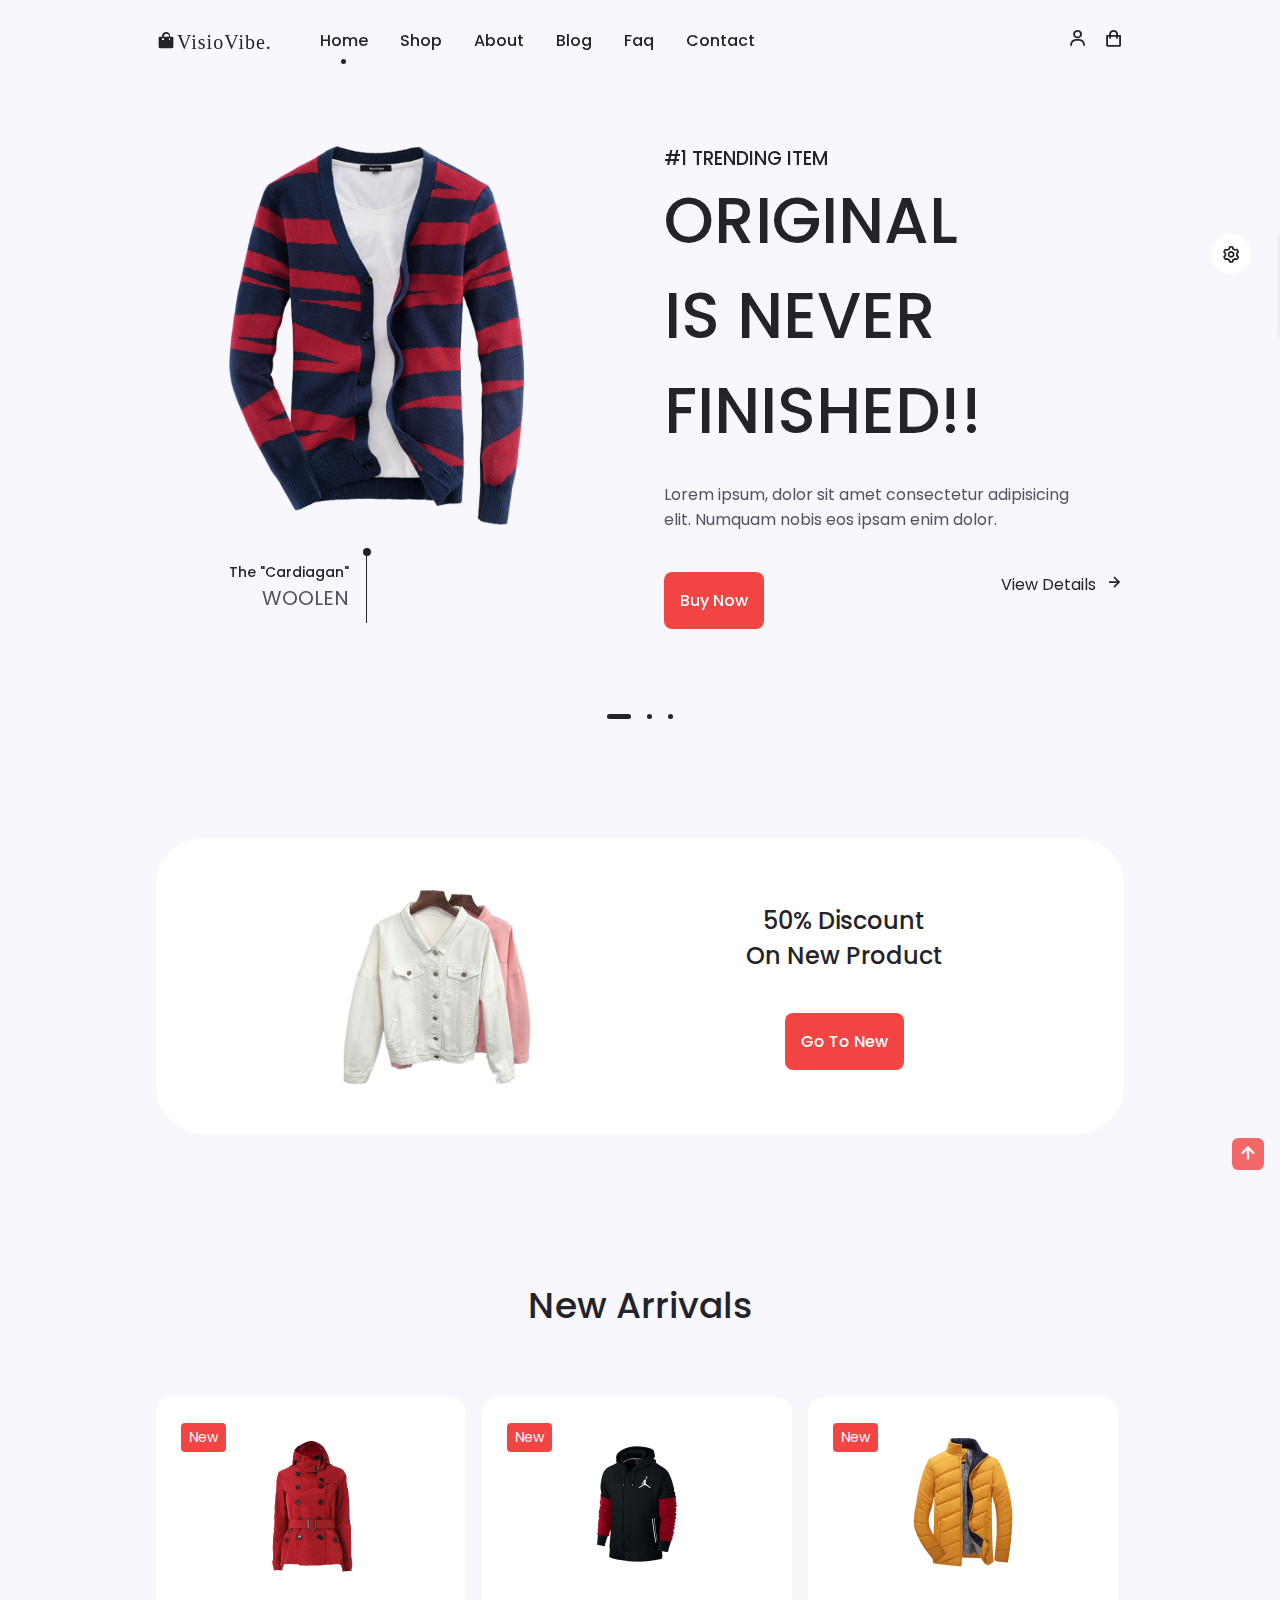
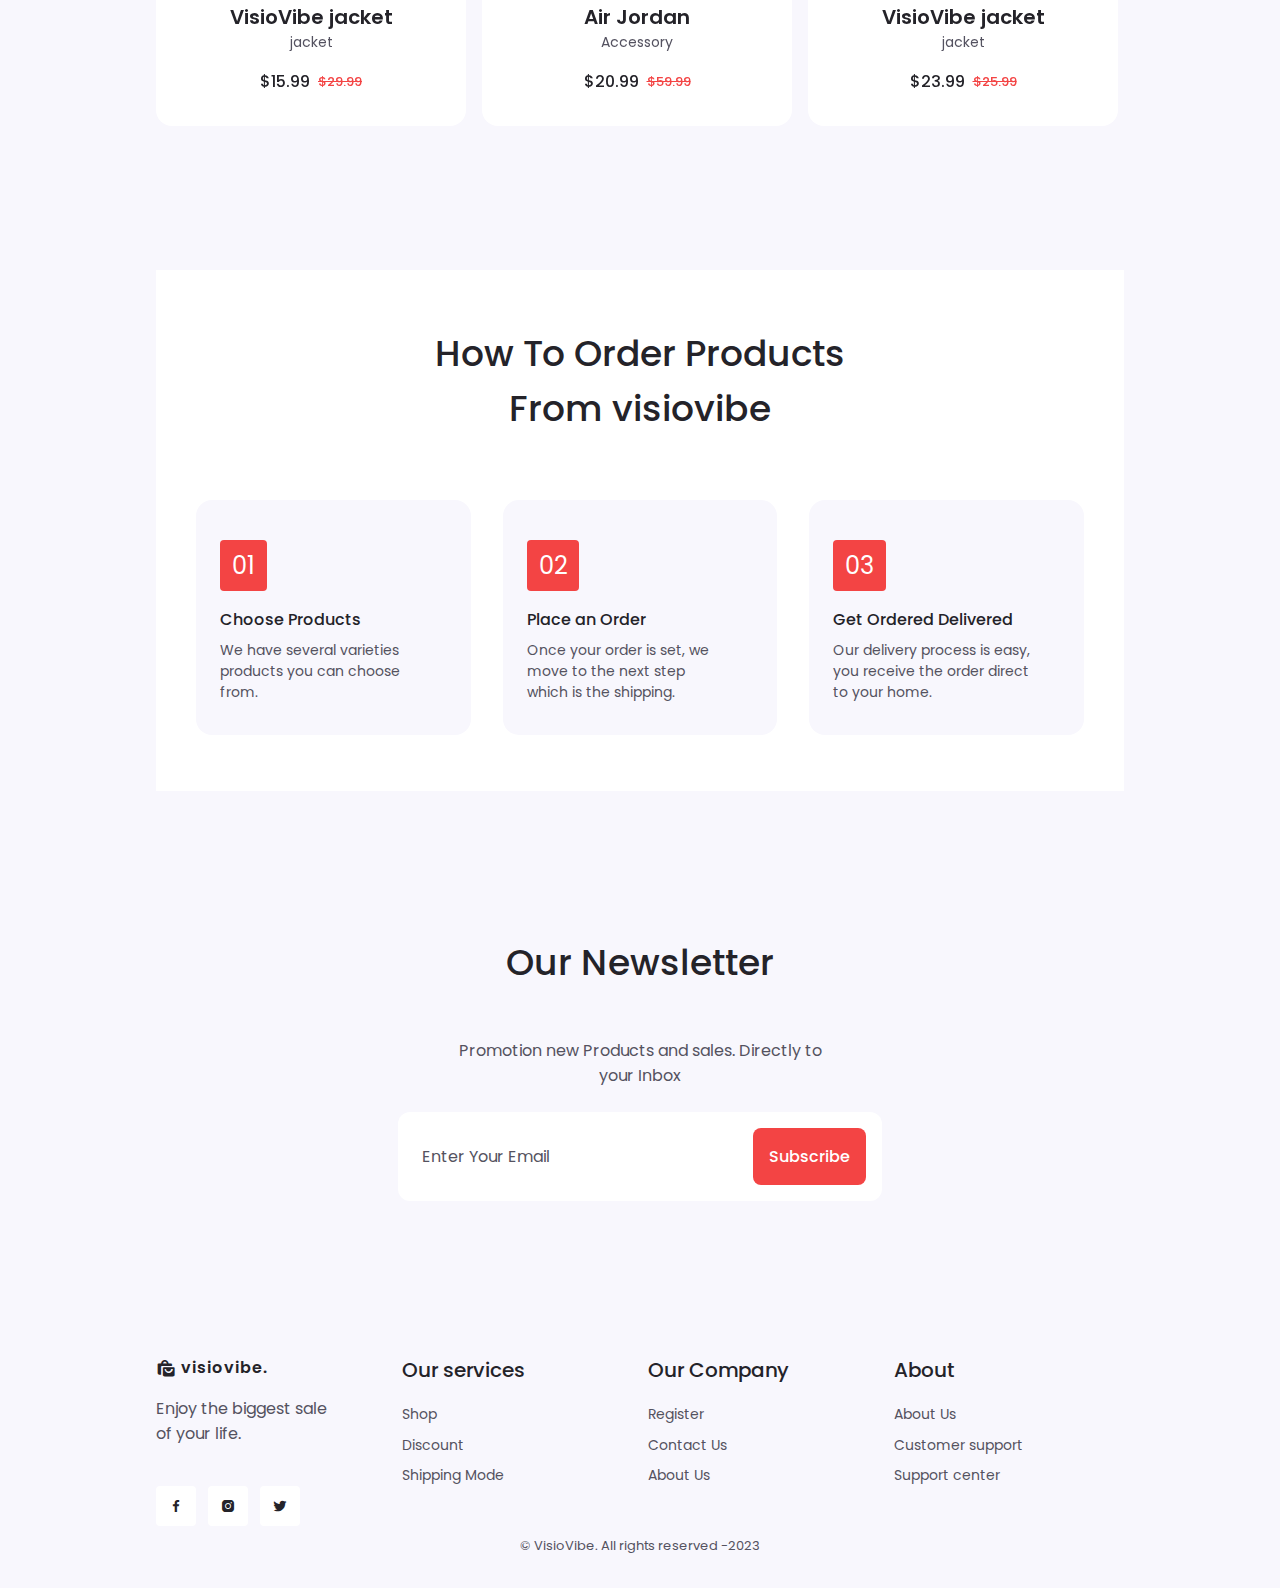
<file: index.html>
<!DOCTYPE html>
<html lang="en">
  <head>
    <meta charset="UTF-8" />
    <meta
      http-equiv="X-UA-Compatible"
      content="IE=edge" />
    <meta
      name="viewport"
      content="width=device-width, initial-scale=1.0" />

    <!--=============== BOXICONS ===============-->
    <link
      rel="stylesheet"
      href="https://cdn.jsdelivr.net/npm/boxicons@latest/css/boxicons.min.css" />

    <!--=============== SWIPER CSS ===============-->
    <link
      rel="stylesheet"
      href="assets/css/swiper-bundle.min.css" />

    <!--=============== CSS ===============-->
    <link
      rel="stylesheet"
      href="assets/css/style.css" />
    <link
      rel="stylesheet"
      href="assets/css/colors/color-1.css" />

    <title>Responsive e-commerce website - VisioVibe.</title>
  </head>
  <body>
    <!--=============== HEADER ===============-->
    <header
      class="header"
      id="header">
      <nav class="nav container">
        <a
          href="#home"
          class="nav__logo">
          <i class="bx bxs-shopping-bag nav__logo-icon">VisioVibe.</i>
        </a>
        <div
          class="nav__menu"
          id="nav__menu">
          <ul class="nav__list">
            <li class="nav__item">
              <a
                href="index.html"
                class="nav__link active-link">
                Home
              </a>
            </li>
            <li class="nav__item">
              <a
                href="shop.html"
                class="nav__link">
                Shop
              </a>
            </li>
            <li class="nav__item">
              <a
                href="about.html"
                class="nav__link">
                About
              </a>
            </li>
            <li class="nav__item">
              <a
                href="blog.html"
                class="nav__link">
                Blog
              </a>
            </li>
            <li class="nav__item">
              <a
                href="faq.html"
                class="nav__link">
                Faq
              </a>
            </li>
            <li class="nav__item">
              <a
                href="contact.html"
                class="nav__link">
                Contact
              </a>
            </li>
          </ul>
          <div
            class="nav__close"
            id="nav-close">
            <i class="bx bx-x"></i>
          </div>
        </div>
        <div class="nav__btns">
          <div
            class="login__toggle"
            id="login-button">
            <i class="bx bx-user"></i>
          </div>
          <div
            class="nav__shop"
            id="cart-shop">
            <i class="bx bx-shopping-bag"></i>
          </div>
          <div
            class="nav__toggle"
            id="nav-toggle">
            <i class="bx bx-grid-alt"></i>
          </div>
        </div>
      </nav>
    </header>

    <!--=============== CART ===============-->
    <!--?--cart = show-cart class -->
    <div
      class="cart"
      id="cart">
      <i
        class="bx bx-x cart__close"
        id="cart-close"></i>
      <h2 class="cart__title-center">My Cart</h2>
      <div class="cart__container">
        <article class="cart__card">
          <div class="cart__box">
            <img
              src="assets/img/cart-1.png"
              alt="cart image"
              class="cart__img" />
          </div>
          <div class="cart__details">
            <h3 class="cart__title">Windbreaker</h3>
            <span class="cart__price">$200</span>
            <div class="cart__amount">
              <div class="cart__amount-content">
                <span class="cart__amount-box">
                  <i class="bx bx-minus"></i>
                </span>

                <span class="cart_-amount-number">1</span>

                <span class="cart__amount-box">
                  <i class="bx bx-plus"></i>
                </span>
              </div>

              <i class="bx bx-trash cart__amount-trash"></i>
            </div>
          </div>
        </article>
        <article class="cart__card">
          <div class="cart__box">
            <img
              src="assets/img/cart-2.png"
              alt="cart image"
              class="cart__img" />
          </div>
          <div class="cart__details">
            <h3 class="cart__title">Cartoon</h3>
            <span class="cart__price">$200</span>
            <div class="cart__amount">
              <div class="cart__amount-content">
                <span class="cart__amount-box">
                  <i class="bx bx-minus"></i>
                </span>

                <span class="cart_-amount-number">1</span>

                <span class="cart__amount-box">
                  <i class="bx bx-plus"></i>
                </span>
              </div>

              <i class="bx bx-trash cart__amount-trash"></i>
            </div>
          </div>
        </article>
        <article class="cart__card">
          <div class="cart__box">
            <img
              src="assets/img/cart-3.png"
              alt="cart image"
              class="cart__img" />
          </div>
          <div class="cart__details">
            <h3 class="cart__title">Cardiagan Hoodie</h3>
            <span class="cart__price">$100</span>
            <div class="cart__amount">
              <div class="cart__amount-content">
                <span class="cart__amount-box">
                  <i class="bx bx-minus"></i>
                </span>

                <span class="cart_-amount-number">1</span>

                <span class="cart__amount-box">
                  <i class="bx bx-plus"></i>
                </span>
              </div>

              <i class="bx bx-trash cart__amount-trash"></i>
            </div>
          </div>
        </article>
      </div>
      <div class="cart__prices">
        <span class="cart__prices-item">3 item</span>
        <span class="cart__prices-total">$500</span>
      </div>
    </div>

    <!--=============== LOGIN ===============-->
    <!--?--cart = show-login class -->
    <div
      class="login"
      id="login">
      <i
        class="bx bx-x login__close"
        id="login-close"></i>
      <h2 class="login__title-center">Login</h2>
      <form
        action="#"
        class="login__form grid">
        <div class="login__content">
          <label
            for=""
            class="login__label">
            Email
          </label>
          <input
            type="email"
            name=""
            class="login__input" />
        </div>
        <div class="login__content">
          <label
            for=""
            class="login__label">
            Password
          </label>
          <input
            type="password"
            name=""
            class="login__input" />
        </div>

        <div>
          <a
            href="#"
            class="button">
            Sign-in
          </a>
        </div>
        <div>
          <p class="signup">
            Not a member?
            <a
              href="registration.html"
              target="_blank">
              Sign up now
            </a>
          </p>
        </div>
      </form>
    </div>

    <!--=============== MAIN ===============-->
    <main class="main">
      <!--=============== HOME ===============-->
      <section class="home container">
        <div class="swiper home-swiper">
          <div class="swiper-wrapper">
            <!-- home swiper 1-->

            <section class="swiper-slide">
              <div class="home__content grid">
                <div class="home__group">
                  <img
                    src="assets/img/slide-2.png"
                    alt="slide img"
                    class="home__img" />
                  <div class="home__indicator"></div>
                  <div class="home__details-img">
                    <h4 class="home__details-title">The "Cardiagan"</h4>
                    <span class="home__details-subtitle">Woolen</span>
                  </div>
                </div>
                <div class="home__data">
                  <h3 class="home__subtitle">#1 TRENDING ITEM</h3>
                  <h1 class="home__title">
                    ORIGINAL
                    <br />
                    IS NEVER
                    <br />
                    FINISHED!!
                  </h1>
                  <p class="home__description">
                    Lorem ipsum, dolor sit amet consectetur adipisicing elit.
                    Numquam nobis eos ipsam enim dolor.
                  </p>
                  <div class="home__buttons">
                    <a
                      href="details.html"
                      class="button">
                      Buy Now
                    </a>

                    <a
                      href=""
                      class="button--link button--flex">
                      View Details
                      <i class="bx bx-right-arrow-alt button__icon"></i>
                    </a>
                  </div>
                </div>
              </div>
            </section>
            <!-- home swiper 2-->

            <section class="swiper-slide">
              <div class="home__content grid">
                <div class="home__group">
                  <img
                    src="assets/img/slide-3.png"
                    alt="slide img"
                    class="home__img" />
                  <div class="home__indicator"></div>
                  <div class="home__details-img">
                    <h4 class="home__details-title">The "jqueerly"</h4>
                    <span class="home__details-subtitle">Ski Suit</span>
                  </div>
                </div>
                <div class="home__data">
                  <h3 class="home__subtitle">#2 Top Best Duo</h3>
                  <h1 class="home__title">
                    FALL
                    <br />
                    WINDER
                    <br />
                    2023
                  </h1>
                  <p class="home__description">
                    Lorem ipsum, dolor sit amet consectetur adipisicing elit.
                    Numquam nobis eos ipsam enim dolor.
                  </p>
                  <div class="home__buttons">
                    <a
                      href="details.html"
                      class="button">
                      Buy Now
                    </a>

                    <a
                      href=""
                      class="button--link button--flex">
                      View Details
                      <i class="bx bx-right-arrow-alt button__icon"></i>
                    </a>
                  </div>
                </div>
              </div>
            </section>
            <!-- home swiper 3 -->

            <section class="swiper-slide">
              <div class="home__content grid">
                <div class="home__group">
                  <img
                    src="assets/img/blackp2.png.png"
                    alt="slide img"
                    class="home__img" />
                  <div class="home__indicator"></div>
                  <div class="home__details-img">
                    <h4 class="home__details-title">The "jurry"</h4>
                    <span class="home__details-subtitle">Zipper</span>
                  </div>
                </div>
                <div class="home__data">
                  <h3 class="home__subtitle">#3 Trending Item</h3>
                  <h1 class="home__title">
                    Sale 20%
                    <br />
                    OFF ON
                    <br />
                    Everything
                  </h1>
                  <p class="home__description">
                    Black Casual Collar Short Sleeve Fabric Plain Embellished
                    Slight Stretch Summer Men Tops
                  </p>
                  <div class="home__buttons">
                    <a
                      href="detailsblacktshirt.html"
                      class="button">
                      Buy Now
                    </a>

                    <a
                      href=""
                      class="button--link button--flex">
                      View Details
                      <i class="bx bx-right-arrow-alt button__icon"></i>
                    </a>
                  </div>
                </div>
              </div>
            </section>
          </div>
          <!-- <div class="swiper-button-next"></div>
          <div class="swiper-button-prev"></div> -->
          <div class="swiper-pagination"></div>
        </div>
      </section>

      <!--=============== DISCOUNT ===============-->
      <section class="discount section">
        <div class="discount__container container grid">
          <img
            src="assets/img/discount.png"
            alt="discount img"
            class="discount__img" />
          <div class="discount__data">
            <h2 class="discount__title">
              50% Discount
              <br />
              On New Product
            </h2>
            <a
              href="#"
              class="button">
              Go To New
            </a>
          </div>
        </div>
      </section>

      <!--=============== NEW ARRIVALS ===============-->
      <section class="new section">
        <h2 class="section__title">New Arrivals</h2>

        <div class="new__container container">
          <div class="swiper new-swiper">
            <div class="swiper-wrapper">
              <!-- new content -->
              <div class="new__content swiper-slide">
                <div class="new__tag">New</div>
                <img
                  src="assets/img/new-1.png"
                  alt="new image"
                  class="new__img" />
                <h3 class="new__title">VisioVibe jacket</h3>
                <span class="new__subtitle">jacket</span>
                <div class="new__prices">
                  <span class="new__price">$15.99</span>
                  <span class="new__discount">$29.99</span>
                </div>
                <a
                  href="details.html"
                  class="button new__button">
                  <i class="bx bx-cart-alt new__icon"></i>
                </a>
              </div>
              <!-- new content2 -->
              <div class="new__content swiper-slide">
                <div class="new__tag">New</div>
                <img
                  src="assets/img/new-2.png"
                  alt="new image"
                  class="new__img" />
                <h3 class="new__title">Air Jordan</h3>
                <span class="new__subtitle">Accessory</span>
                <div class="new__prices">
                  <span class="new__price">$20.99</span>
                  <span class="new__discount">$59.99</span>
                </div>
                <a
                  href="details.html"
                  class="button new__button">
                  <i class="bx bx-cart-alt new__icon"></i>
                </a>
              </div>
              <!-- new content 3 -->
              <div class="new__content swiper-slide">
                <div class="new__tag">New</div>
                <img
                  src="assets/img/new-3.png"
                  alt="new image"
                  class="new__img" />
                <h3 class="new__title">VisioVibe jacket</h3>
                <span class="new__subtitle">jacket</span>
                <div class="new__prices">
                  <span class="new__price">$23.99</span>
                  <span class="new__discount">$25.99</span>
                </div>
                <a
                  href="details.html"
                  class="button new__button">
                  <i class="bx bx-cart-alt new__icon"></i>
                </a>
              </div>
              <!-- new content 4 -->
              <div class="new__content swiper-slide">
                <div class="new__tag">New</div>
                <img
                  src="assets/img/new-4.png"
                  alt="new image"
                  class="new__img" />
                <h3 class="new__title">VisioVibe jacket</h3>
                <span class="new__subtitle">jacket</span>

                <div class="new__prices">
                  <span class="new__price">$15.99</span>
                  <span class="new__discount">$29.99</span>
                </div>

                <a
                  href="details.html"
                  class="button new__button">
                  <i class="bx bx-cart-alt new__icon"></i>
                </a>
              </div>
              <!-- new content 5 -->
              <div class="new__content swiper-slide">
                <div class="new__tag">New</div>
                <img
                  src="assets/img/new-5.png"
                  alt="new image"
                  class="new__img" />
                <h3 class="new__title">VisioVibe jacket</h3>
                <span class="new__subtitle">jacket</span>
                <div class="new__prices">
                  <span class="new__price">$15.99</span>
                  <span class="new__discount">$29.99</span>
                </div>
                <a
                  href="details.html"
                  class="button new__button">
                  <i class="bx bx-cart-alt new__icon"></i>
                </a>
              </div>
              <!-- new content 6 -->
              <div class="new__content swiper-slide">
                <div class="new__tag">New</div>
                <img
                  src="assets/img/new-6.png"
                  alt="new image"
                  class="new__img" />
                <h3 class="new__title">VisioVibe jacket</h3>
                <span class="new__subtitle">jacket</span>
                <div class="new__prices">
                  <span class="new__price">$15.99</span>
                  <span class="new__discount">$29.99</span>
                </div>
                <a
                  href="details.html"
                  class="button new__button">
                  <i class="bx bx-cart-alt new__icon"></i>
                </a>
              </div>
            </div>
          </div>
        </div>
      </section>

      <!--=============== STEPS ===============-->
      <section class="steps section container">
        <div class="steps__bg">
          <h2 class="section__title">
            How To Order Products
            <br />
            From visiovibe
          </h2>
          <div class="steps__container grid">
            <!-- step 1 -->
            <div class="steps__card">
              <div class="steps__card-number">01</div>
              <h3 class="steps__card-title">Choose Products</h3>
              <p class="steps__card-description">
                We have several varieties products you can choose from.
              </p>
            </div>
            <!-- step 2 -->
            <div class="steps__card">
              <div class="steps__card-number">02</div>
              <h3 class="steps__card-title">Place an Order</h3>
              <p class="steps__card-description">
                Once your order is set, we move to the next step which is the
                shipping.
              </p>
            </div>
            <!-- step 3 -->
            <div class="steps__card">
              <div class="steps__card-number">03</div>
              <h3 class="steps__card-title">Get Ordered Delivered</h3>
              <p class="steps__card-description">
                Our delivery process is easy, you receive the order direct to
                your home.
              </p>
            </div>
          </div>
        </div>
      </section>

      <!--=============== NEWSLETTER ===============-->
      <section class="newsletter section">
        <div class="newsletter__container container">
          <h2 class="section__title">Our Newsletter</h2>
          <p class="newsletter__description">
            Promotion new Products and sales. Directly to your Inbox
          </p>

          <form
            class="newsletter__form"
            name="submit-to-google-sheet">
            <input
              type="email"
              name="Email"
              id="email"
              placeholder="Enter Your Email"
              class="newsletter__input" />
            <button class="button">Subscribe</button>
          </form>
          <span
            class="news__span"
            id="msg"></span>
        </div>
      </section>
    </main>

    <!--=============== FOOTER ===============-->
    <footer class="footer section">
      <div class="footer__container container grid">
        <!-- footer content 1-->
        <div class="footer__content">
          <a
            href="#"
            class="footer__logo">
            <i class="bx bxs-shopping-bags footer__logo-icon"></i>
            VisioVibe.
          </a>
          <p class="footer__description">
            Enjoy the biggest sale
            <br />
            of your life.
          </p>
          <ul class="footer__social">
            <a
              href="#"
              class="footer__social-link">
              <i class="bx bxl-facebook"></i>
            </a>
            <a
              href="#"
              class="footer__social-link">
              <i class="bx bxl-instagram-alt"></i>
            </a>
            <a
              href="#"
              class="footer__social-link">
              <i class="bx bxl-twitter"></i>
            </a>
          </ul>
        </div>
        <!-- footer content 2 -->
        <div class="footer__content">
          <h3 class="footer__title">Our services</h3>
          <ul class="footer__links">
            <li>
              <a
                href="shop.html"
                class="footer__link">
                Shop
              </a>
            </li>
            <li>
              <a
                href=""
                class="footer__link">
                Discount
              </a>
            </li>
            <li>
              <a
                href="cart.html"
                class="footer__link">
                Shipping Mode
              </a>
            </li>
          </ul>
        </div>
        <!-- footer content 3-->
        <div class="footer__content">
          <h3 class="footer__title">Our Company</h3>
          <ul class="footer__links">
            <li>
              <a
                href="registration.html"
                class="footer__link">
                Register
              </a>
            </li>
            <li>
              <a
                href="contact.html"
                class="footer__link">
                Contact Us
              </a>
            </li>
            <li>
              <a
                href="about.html"
                class="footer__link">
                About Us
              </a>
            </li>
          </ul>
        </div>
        <!-- footer content 4-->
        <div class="footer__content">
          <h3 class="footer__title">About</h3>
          <ul class="footer__links">
            <li>
              <a
                href="about.html"
                class="footer__link">
                About Us
              </a>
            </li>
            <li>
              <a
                href="#"
                class="footer__link">
                Customer support
              </a>
            </li>
            <li>
              <a
                href="contact.html"
                class="footer__link">
                Support center
              </a>
            </li>
          </ul>
        </div>
      </div>
      <span class="footer__copy">
        &copy; VisioVibe. All rights reserved -2023
      </span>
    </footer>

    <!--=============== SCROLL UP ===============-->
    <a
      href="#"
      class="scrollup"
      id="scroll-up">
      <i class="bx bx-up-arrow-alt scroll__icon"></i>
    </a>
    <!--=============== STYLE SWITCHER ===============-->
    <div class="style__switcher">
      <div class="style__switcher-toggler s__icon">
        <i class="bx bx-cog bx-spin"></i>
      </div>

      <h4>Theme Colors</h4>

      <div class="theme__colors js-theme-colors">
        <button
          type="button"
          data-js-theme-color="color-1"
          class="js-theme-color-item active theme__button color-1">
          <i class="bx bx-check"></i>
        </button>
        <button
          type="button"
          data-js-theme-color="color-2"
          class="js-theme-color-item theme__button color-2">
          <i class="bx bx-check"></i>
        </button>
        <button
          type="button"
          data-js-theme-color="color-3"
          class="js-theme-color-item theme__button color-3">
          <i class="bx bx-check"></i>
        </button>
        <button
          type="button"
          data-js-theme-color="color-4"
          class="js-theme-color-item theme__button color-4">
          <i class="bx bx-check"></i>
        </button>
        <button
          type="button"
          data-js-theme-color="color-5"
          class="js-theme-color-item theme__button color-5">
          <i class="bx bx-check"></i>
        </button>
      </div>
    </div>
    <!--=============== SWIPER JS ===============-->
    <script src="assets/js/swiper-bundle.min.js"></script>

    <!--=============== JS ===============-->
    <script src="assets/js/main.js"></script>

    <script>
      const scriptURL =
        'https://script.google.com/macros/s/AKfycbx6ZIH0_gOSCVUPhzSwnKg2BRI_tdFGgk0QievczjR5Kk22fHb9RUgEkdm3UMiuqKuUKA/exec';
      const form = document.forms['submit-to-google-sheet'];
      const msg = document.getElementById('msg');

      form.addEventListener('submit', (e) => {
        e.preventDefault();
        fetch(scriptURL, { method: 'POST', body: new FormData(form) })
          .then((response) => {
            msg.innerHTML = 'Thankyou for subscribing';
            setTimeout(function () {
              msg.innerHTML = '';
            }, 2000);
            form.reset();
          })
          .catch((error) => console.error('Error!', error.message));
      });
    </script>
  </body>
</html>
</file>
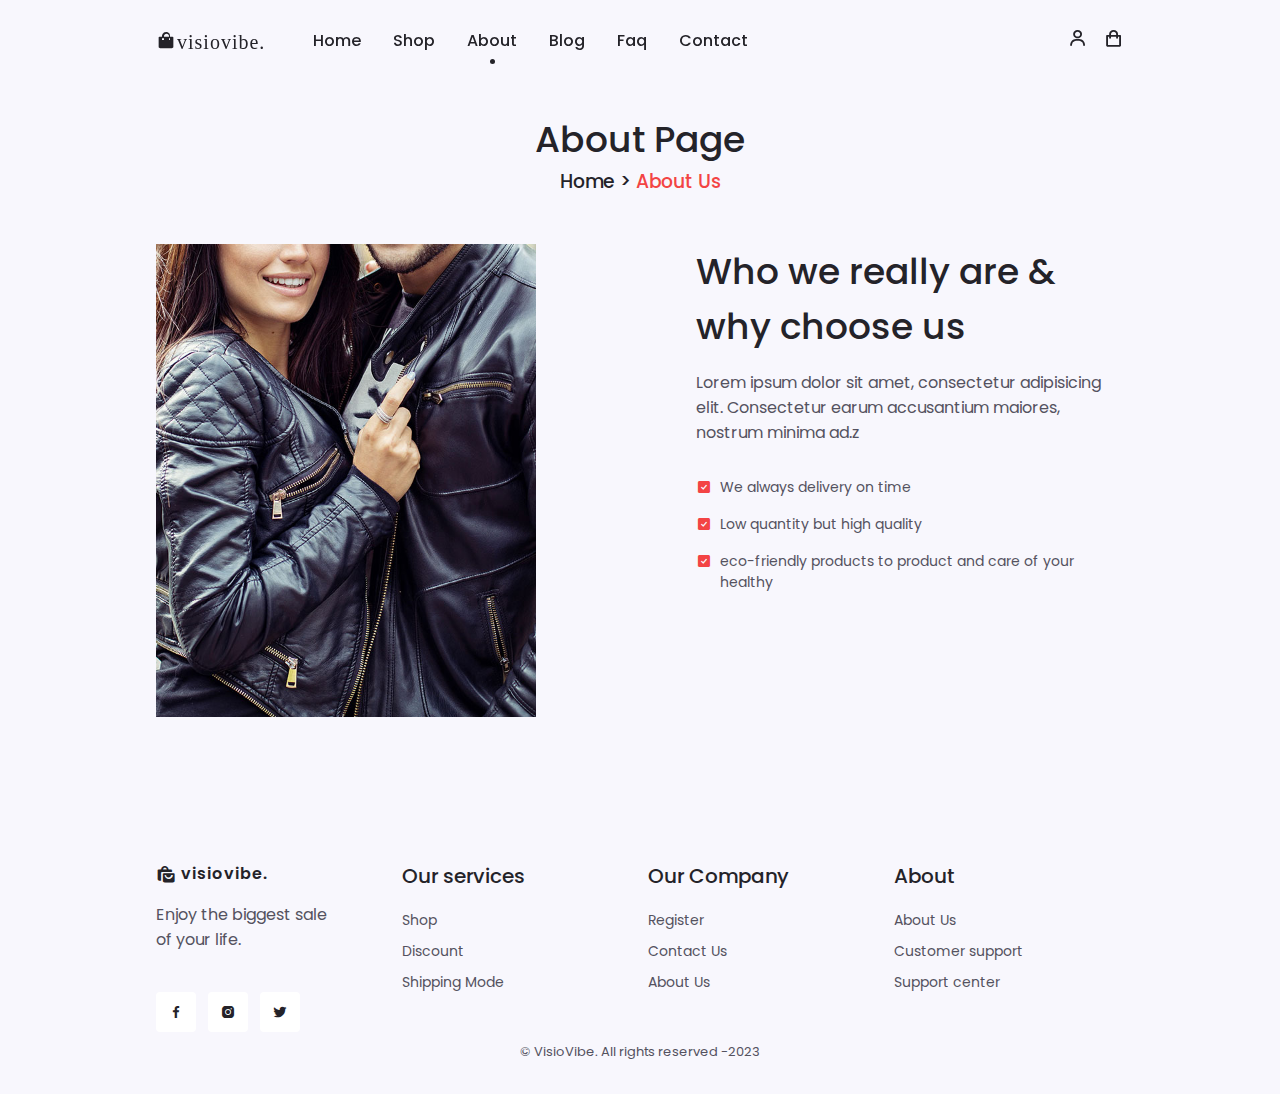
<file: about.html>
<!DOCTYPE html>
<html lang="en">
  <head>
    <meta charset="UTF-8" />
    <meta
      http-equiv="X-UA-Compatible"
      content="IE=edge" />
    <meta
      name="viewport"
      content="width=device-width, initial-scale=1.0" />

    <!--=============== BOXICONS ===============-->
    <link
      rel="stylesheet"
      href="https://cdn.jsdelivr.net/npm/boxicons@latest/css/boxicons.min.css" />

    <!--=============== SWIPER CSS ===============-->
    <link
      rel="stylesheet"
      href="assets/css/swiper-bundle.min.css" />

    <!--=============== CSS ===============-->
    <link
      rel="stylesheet"
      href="assets/css/style.css" />
    <link
      rel="stylesheet"
      href="assets/css/colors/color-1.css" />

    <title>Responsive e-commerce website - Visiovibe</title>
  </head>
  <body>
    <!--=============== HEADER ===============-->
    <header
      class="header"
      id="header">
      <nav class="nav container">
        <a
          href="#home"
          class="nav__logo">
          <i class="bx bxs-shopping-bag nav__logo-icon">visiovibe.</i>
        </a>
        <div
          class="nav__menu"
          id="nav__menu">
          <ul class="nav__list">
            <li class="nav__item">
              <a
                href="index.html"
                class="nav__link">
                Home
              </a>
            </li>
            <li class="nav__item">
              <a
                href="shop.html"
                class="nav__link">
                Shop
              </a>
            </li>
            <li class="nav__item">
              <a
                href="about.html"
                class="nav__link active-link">
                About
              </a>
            </li>
            <li class="nav__item">
              <a
                href="blog.html"
                class="nav__link">
                Blog
              </a>
            </li>
            <li class="nav__item">
              <a
                href="faq.html"
                class="nav__link">
                Faq
              </a>
            </li>
            <li class="nav__item">
              <a
                href="contact.html"
                class="nav__link">
                Contact
              </a>
            </li>
          </ul>
          <div
            class="nav__close"
            id="nav-close">
            <i class="bx bx-x"></i>
          </div>
        </div>
        <div class="nav__btns">
          <div
            class="login__toggle"
            id="login-button">
            <i class="bx bx-user"></i>
          </div>
          <div
            class="nav__shop"
            id="cart-shop">
            <i class="bx bx-shopping-bag"></i>
          </div>
          <div
            class="nav__toggle"
            id="nav-toggle">
            <i class="bx bx-grid-alt"></i>
          </div>
        </div>
      </nav>
    </header>

    <!--=============== CART ===============-->
    <div
      class="cart"
      id="cart">
      <i
        class="bx bx-x cart__close"
        id="cart-close"></i>
      <h2 class="cart__title-center">My Cart</h2>
      <div class="cart__container">
        <article class="cart__card">
          <div class="cart__box">
            <img
              src="assets/img/cart-1.png"
              alt="cart image"
              class="cart__img" />
          </div>
          <div class="cart__details">
            <h3 class="cart__title">Windbreaker</h3>
            <span class="cart__price">$200</span>
            <div class="cart__amount">
              <div class="cart__amount-content">
                <span class="cart__amount-box">
                  <i class="bx bx-minus"></i>
                </span>

                <span class="cart_-amount-number">1</span>

                <span class="cart__amount-box">
                  <i class="bx bx-plus"></i>
                </span>
              </div>

              <i class="bx bx-trash cart__amount-trash"></i>
            </div>
          </div>
        </article>
        <article class="cart__card">
          <div class="cart__box">
            <img
              src="assets/img/cart-2.png"
              alt="cart image"
              class="cart__img" />
          </div>
          <div class="cart__details">
            <h3 class="cart__title">Cartoon</h3>
            <span class="cart__price">$200</span>
            <div class="cart__amount">
              <div class="cart__amount-content">
                <span class="cart__amount-box">
                  <i class="bx bx-minus"></i>
                </span>

                <span class="cart_-amount-number">1</span>

                <span class="cart__amount-box">
                  <i class="bx bx-plus"></i>
                </span>
              </div>

              <i class="bx bx-trash cart__amount-trash"></i>
            </div>
          </div>
        </article>
        <article class="cart__card">
          <div class="cart__box">
            <img
              src="assets/img/cart-3.png"
              alt="cart image"
              class="cart__img" />
          </div>
          <div class="cart__details">
            <h3 class="cart__title">Cardiagan Hoodie</h3>
            <span class="cart__price">$100</span>
            <div class="cart__amount">
              <div class="cart__amount-content">
                <span class="cart__amount-box">
                  <i class="bx bx-minus"></i>
                </span>

                <span class="cart_-amount-number">1</span>

                <span class="cart__amount-box">
                  <i class="bx bx-plus"></i>
                </span>
              </div>

              <i class="bx bx-trash cart__amount-trash"></i>
            </div>
          </div>
        </article>
      </div>
      <div class="cart__prices">
        <span class="cart__prices-item">3 item</span>
        <span class="cart__prices-total">$500</span>
      </div>
    </div>

    <!--=============== LOGIN ===============-->
    <div
      class="login"
      id="login">
      <i
        class="bx bx-x login__close"
        id="login-close"></i>
      <h2 class="login__title-center">Login</h2>
      <form
        action="#"
        class="login__form grid">
        <div class="login__content">
          <label
            for=""
            class="login__label">
            Email
          </label>
          <input
            type="email"
            name=""
            id=""
            class="login__input" />
        </div>
        <div class="login__content">
          <label
            for=""
            class="login__label">
            Password
          </label>
          <input
            type="password"
            name=""
            id=""
            class="login__input" />
        </div>

        <div>
          <a
            href="#"
            class="button">
            Sign-in
          </a>
        </div>
        <div>
          <p class="signup">
            Not a member?
            <a href="registration.html">Sign up now</a>
          </p>
        </div>
      </form>
    </div>

    <!--=============== MAIN ===============-->
    <main class="main">
      <!--=============== ABOUT ===============-->
      <section class="about section container">
        <h2 class="breadcrumb__title">About Page</h2>
        <h3 class="breadcrumb__subtitle">
          Home >
          <span>About Us</span>
        </h3>
        <div class="about__container grid">
          <img
            src="assets/img/about-img.jpg"
            alt="about img"
            class="about__img" />
          <div class="about__data">
            <h2 class="section__title about__title">
              Who we really are &
              <br />
              why choose us
            </h2>

            <p class="about__description">
              Lorem ipsum dolor sit amet, consectetur adipisicing elit.
              Consectetur earum accusantium maiores, nostrum minima ad.z
            </p>
            <div class="about__details">
              <p class="about__details-description">
                <i class="bx bxs-check-square about__details-icon"></i>
                We always delivery on time
              </p>
              <p class="about__details-description">
                <i class="bx bxs-check-square about__details-icon"></i>
                Low quantity but high quality
              </p>
              <p class="about__details-description">
                <i class="bx bxs-check-square about__details-icon"></i>
                eco-friendly products to product and care of your healthy
              </p>
            </div>
          </div>
        </div>
      </section>
    </main>

    <!--=============== FOOTER ===============-->
    <footer class="footer section">
      <div class="footer__container container grid">
        <!-- footer content 1-->
        <div class="footer__content">
          <a
            href="#"
            class="footer__logo">
            <i class="bx bxs-shopping-bags footer__logo-icon"></i>
            VisioVibe.
          </a>
          <p class="footer__description">
            Enjoy the biggest sale
            <br />
            of your life.
          </p>
          <ul class="footer__social">
            <a
              href="#"
              class="footer__social-link">
              <i class="bx bxl-facebook"></i>
            </a>
            <a
              href="#"
              class="footer__social-link">
              <i class="bx bxl-instagram-alt"></i>
            </a>
            <a
              href="#"
              class="footer__social-link">
              <i class="bx bxl-twitter"></i>
            </a>
          </ul>
        </div>
        <!-- footer content 2 -->
        <div class="footer__content">
          <h3 class="footer__title">Our services</h3>
          <ul class="footer__links">
            <li>
              <a
                href="#"
                class="footer__link">
                Shop
              </a>
            </li>
            <li>
              <a
                href="#"
                class="footer__link">
                Discount
              </a>
            </li>
            <li>
              <a
                href="#"
                class="footer__link">
                Shipping Mode
              </a>
            </li>
          </ul>
        </div>
        <!-- footer content 3-->
        <div class="footer__content">
          <h3 class="footer__title">Our Company</h3>
          <ul class="footer__links">
            <li>
              <a
                href="#"
                class="footer__link">
                Register
              </a>
            </li>
            <li>
              <a
                href="#"
                class="footer__link">
                Contact Us
              </a>
            </li>
            <li>
              <a
                href="#"
                class="footer__link">
                About Us
              </a>
            </li>
          </ul>
        </div>
        <!-- footer content 4-->
        <div class="footer__content">
          <h3 class="footer__title">About</h3>
          <ul class="footer__links">
            <li>
              <a
                href="#"
                class="footer__link">
                About Us
              </a>
            </li>
            <li>
              <a
                href="#"
                class="footer__link">
                Customer support
              </a>
            </li>
            <li>
              <a
                href="#"
                class="footer__link">
                Support center
              </a>
            </li>
          </ul>
        </div>
      </div>
      <span class="footer__copy">
        &copy; VisioVibe. All rights reserved -2023
      </span>
    </footer>

    <!--=============== SCROLL UP ===============-->
    <a
      href="#"
      class="scrollup"
      id="scroll-up">
      <i class="bx bx-up-arrow-alt scroll__icon"></i>
    </a>
    <!--=============== STYLE SWITCHER ===============-->

    <!--=============== SWIPER JS ===============-->
    <script src="assets/js/swiper-bundle.min.js"></script>

    <!--=============== JS ===============-->
    <script src="assets/js/main.js"></script>
  </body>
</html>
</file>
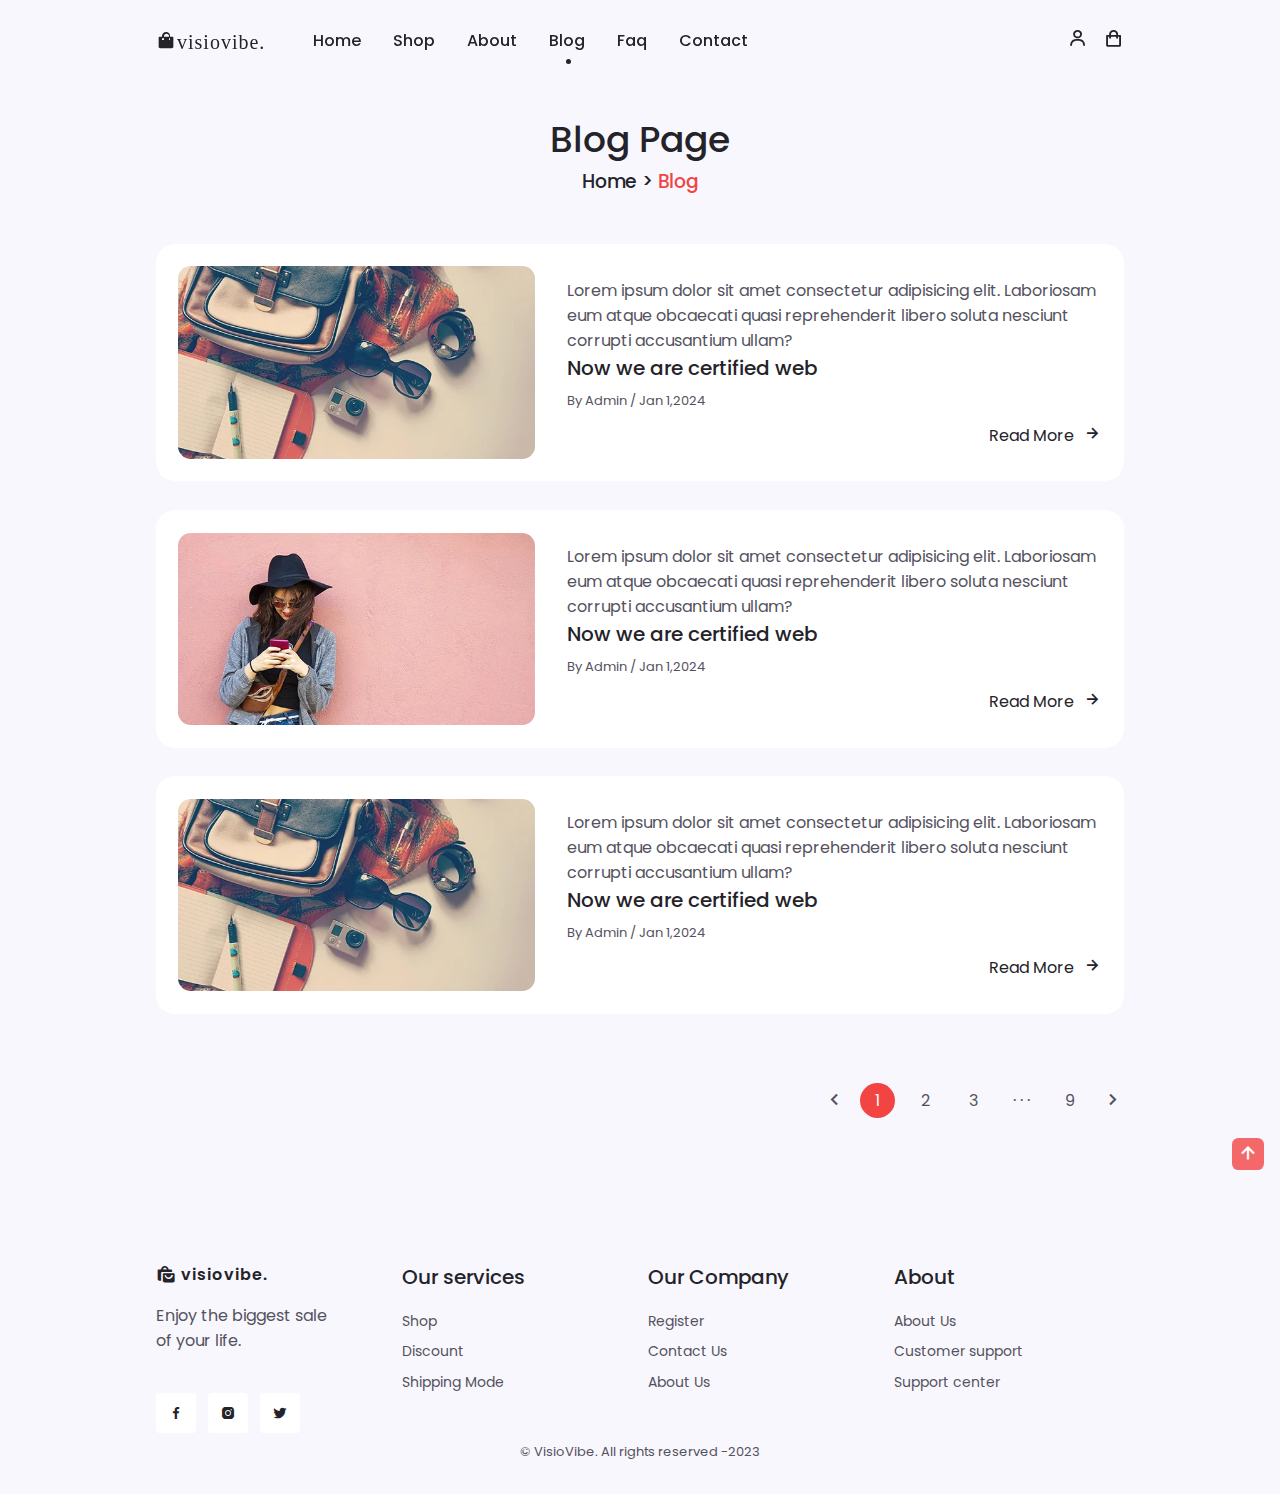
<file: blog.html>
<!DOCTYPE html>
<html lang="en">
  <head>
    <meta charset="UTF-8" />
    <meta http-equiv="X-UA-Compatible" content="IE=edge" />
    <meta name="viewport" content="width=device-width, initial-scale=1.0" />

    <!--=============== BOXICONS ===============-->
    <link
      rel="stylesheet"
      href="https://cdn.jsdelivr.net/npm/boxicons@latest/css/boxicons.min.css"
    />

    <!--=============== SWIPER CSS ===============-->
    <link rel="stylesheet" href="assets/css/swiper-bundle.min.css" />

    <!--=============== CSS ===============-->
    <link rel="stylesheet" href="assets/css/style.css" />
    <link rel="stylesheet" href="assets/css/colors/color-1.css" />

    <title>Responsive e-commerce website - Visiovibe</title>
  </head>
  <body>
    <header class="header" id="header">
      <nav class="nav container">
        <a href="#home" class="nav__logo">
          <i class="bx bxs-shopping-bag nav__logo-icon">visiovibe.</i>
        </a>
        <div class="nav__menu" id="nav__menu">
          <ul class="nav__list">
            <li class="nav__item">
              <a href="index.html" class="nav__link">Home</a>
            </li>
            <li class="nav__item">
              <a href="shop.html" class="nav__link">Shop</a>
            </li>
            <li class="nav__item">
              <a href="about.html" class="nav__link">About</a>
            </li>
            <li class="nav__item">
              <a href="blog.html" class="nav__link active-link">Blog</a>
            </li>
            <li class="nav__item">
              <a href="faq.html" class="nav__link">Faq</a>
            </li>
            <li class="nav__item">
              <a href="contact.html" class="nav__link">Contact</a>
            </li>
          </ul>
          <div class="nav__close" id="nav-close">
            <i class="bx bx-x"></i>
          </div>
        </div>
        <div class="nav__btns">
          <div class="login__toggle" id="login-button">
            <i class="bx bx-user"></i>
          </div>
          <div class="nav__shop" id="cart-shop">
            <i class="bx bx-shopping-bag"></i>
          </div>
          <div class="nav__toggle" id="nav-toggle">
            <i class="bx bx-grid-alt"></i>
          </div>
        </div>
      </nav>
    </header>

    <!--=============== CART ===============-->
    <div class="cart" id="cart">
      <i class="bx bx-x cart__close" id="cart-close"></i>
      <h2 class="cart__title-center">My Cart</h2>
      <div class="cart__container">
        <article class="cart__card">
          <div class="cart__box">
            <img
              src="assets/img/cart-1.png"
              alt="cart image"
              class="cart__img"
            />
          </div>
          <div class="cart__details">
            <h3 class="cart__title">Windbreaker</h3>
            <span class="cart__price">$200</span>
            <div class="cart__amount">
              <div class="cart__amount-content">
                <span class="cart__amount-box">
                  <i class="bx bx-minus"></i>
                </span>

                <span class="cart_-amount-number">1</span>

                <span class="cart__amount-box">
                  <i class="bx bx-plus"></i>
                </span>
              </div>

              <i class="bx bx-trash cart__amount-trash"></i>
            </div>
          </div>
        </article>
        <article class="cart__card">
          <div class="cart__box">
            <img
              src="assets/img/cart-2.png"
              alt="cart image"
              class="cart__img"
            />
          </div>
          <div class="cart__details">
            <h3 class="cart__title">Cartoon</h3>
            <span class="cart__price">$200</span>
            <div class="cart__amount">
              <div class="cart__amount-content">
                <span class="cart__amount-box">
                  <i class="bx bx-minus"></i>
                </span>

                <span class="cart_-amount-number">1</span>

                <span class="cart__amount-box">
                  <i class="bx bx-plus"></i>
                </span>
              </div>

              <i class="bx bx-trash cart__amount-trash"></i>
            </div>
          </div>
        </article>
        <article class="cart__card">
          <div class="cart__box">
            <img
              src="assets/img/cart-3.png"
              alt="cart image"
              class="cart__img"
            />
          </div>
          <div class="cart__details">
            <h3 class="cart__title">Cardiagan Hoodie</h3>
            <span class="cart__price">$100</span>
            <div class="cart__amount">
              <div class="cart__amount-content">
                <span class="cart__amount-box">
                  <i class="bx bx-minus"></i>
                </span>

                <span class="cart_-amount-number">1</span>

                <span class="cart__amount-box">
                  <i class="bx bx-plus"></i>
                </span>
              </div>

              <i class="bx bx-trash cart__amount-trash"></i>
            </div>
          </div>
        </article>
      </div>
      <div class="cart__prices">
        <span class="cart__prices-item">3 item</span>
        <span class="cart__prices-total">$500</span>
      </div>
    </div>

    <!--=============== LOGIN ===============-->
    <div class="login" id="login">
      <i class="bx bx-x login__close" id="login-close"></i>
      <h2 class="login__title-center">Login</h2>
      <form action="#" class="login__form grid">
        <div class="login__content">
          <label for="" class="login__label">Email</label>
          <input type="email" name="" id="" class="login__input" />
        </div>
        <div class="login__content">
          <label for="" class="login__label">Password</label>
          <input type="password" name="" id="" class="login__input" />
        </div>

        <div>
          <a href="#" class="button">Sign-in</a>
        </div>
        <div>
          <p class="signup">
            Not a member?
            <a href="registration.html">Sign up now</a>
          </p>
        </div>
      </form>
    </div>

    <!--=============== MAIN ===============-->
    <main class="main">
      <!--=============== BLOG ===============-->
      <section class="blog section container">
        <h2 class="breadcrumb__title">Blog Page</h2>
        <h3 class="breadcrumb__subtitle">
          Home >
          <span>Blog</span>
        </h3>
        <div class="blog__container grid">
          <div class="blog__post grid">
            <img
              src="assets/img/blog-1.webp"
              alt="blog image"
              class="blog__img"
            />
            <div class="blog__info">
              <p class="blog__datails">
                Lorem ipsum dolor sit amet consectetur adipisicing elit.
                Laboriosam eum atque obcaecati quasi reprehenderit libero soluta
                nesciunt corrupti accusantium ullam?
              </p>
              <h3 class="blog__title">Now we are certified web</h3>
              <p class="blog__date">By Admin / Jan 1,2024</p>
              <div class="read__more">
                <a href="#" class="button--link button--flex">
                    Read More
                    <i class="bx bx-right-arrow-alt button__icon"></i>
                  </a>
              </div>
            </div>
          </div>
          <div class="blog__post grid">
            <img
              src="assets/img/blog-2.webp"
              alt="blog image"
              class="blog__img"
            />
            <div class="blog__info">
              <p class="blog__datails">
                Lorem ipsum dolor sit amet consectetur adipisicing elit.
                Laboriosam eum atque obcaecati quasi reprehenderit libero soluta
                nesciunt corrupti accusantium ullam?
              </p>
              <h3 class="blog__title">Now we are certified web</h3>
              <p class="blog__date">By Admin / Jan 1,2024</p>
              <div class="read__more">
                <a href="#" class="button--link button--flex">
                    Read More
                    <i class="bx bx-right-arrow-alt button__icon"></i>
                  </a>
            </div>
          </div>
       
         </div>
          <div class="blog__post grid">
            <img
              src="assets/img/blog-1.webp"
              alt="blog image"
              class="blog__img"
            />
            <div class="blog__info">
              <p class="blog__datails">
                Lorem ipsum dolor sit amet consectetur adipisicing elit.
                Laboriosam eum atque obcaecati quasi reprehenderit libero soluta
                nesciunt corrupti accusantium ullam?
              </p>
              <h3 class="blog__title">Now we are certified web</h3>
              <p class="blog__date">By Admin / Jan 1,2024</p>
              <div class="read__more">
                <a href="#" class="button--link button--flex">
                    Read More
                    <i class="bx bx-right-arrow-alt button__icon"></i>
                  </a>
            </div>
          </div>
       
        </div>
        <div class="pagination">
            <i class="bx bx-chevron-left pagination__icon"></i>
            <span class="current">1</span>
            <span>2</span>
            <span>3</span>
            <span>&middot; &middot; &middot;</span>
            <span>9</span>
  
            <i class="bx bx-chevron-right pagination__icon"></i>
          </div>
      </section>
    </main>

    <!--=============== FOOTER ===============-->
    <footer class="footer section">
      <div class="footer__container container grid">
        <!-- footer content 1-->
        <div class="footer__content">
          <a href="#" class="footer__logo">
            <i class="bx bxs-shopping-bags footer__logo-icon"></i>
            VisioVibe.
          </a>
          <p class="footer__description">
            Enjoy the biggest sale
            <br />
            of your life.
          </p>
          <ul class="footer__social">
            <a href="#" class="footer__social-link">
              <i class="bx bxl-facebook"></i>
            </a>
            <a href="#" class="footer__social-link">
              <i class="bx bxl-instagram-alt"></i>
            </a>
            <a href="#" class="footer__social-link">
              <i class="bx bxl-twitter"></i>
            </a>
          </ul>
        </div>
        <!-- footer content 2 -->
        <div class="footer__content">
          <h3 class="footer__title">Our services</h3>
          <ul class="footer__links">
            <li><a href="#" class="footer__link">Shop</a></li>
            <li><a href="#" class="footer__link">Discount</a></li>
            <li><a href="#" class="footer__link">Shipping Mode</a></li>
          </ul>
        </div>
        <!-- footer content 3-->
        <div class="footer__content">
          <h3 class="footer__title">Our Company</h3>
          <ul class="footer__links">
            <li><a href="#" class="footer__link">Register</a></li>
            <li><a href="#" class="footer__link">Contact Us</a></li>
            <li><a href="#" class="footer__link">About Us</a></li>
          </ul>
        </div>
        <!-- footer content 4-->
        <div class="footer__content">
          <h3 class="footer__title">About</h3>
          <ul class="footer__links">
            <li><a href="#" class="footer__link">About Us</a></li>
            <li><a href="#" class="footer__link">Customer support</a></li>
            <li><a href="#" class="footer__link">Support center</a></li>
          </ul>
        </div>
      </div>
      <span class="footer__copy">
        &copy; VisioVibe. All rights reserved -2023
      </span>
    </footer>

    <!--=============== SCROLL UP ===============-->
    <a href="#" class="scrollup" id="scroll-up">
      <i class="bx bx-up-arrow-alt scroll__icon"></i>
    </a>

    <!--=============== STYLE SWITCHER ===============-->

    <!--=============== SWIPER JS ===============-->
    <script src="assets/js/swiper-bundle.min.js"></script>

    <!--=============== JS ===============-->
    <script src="assets/js/main.js"></script>
  </body>
</html>
</file>
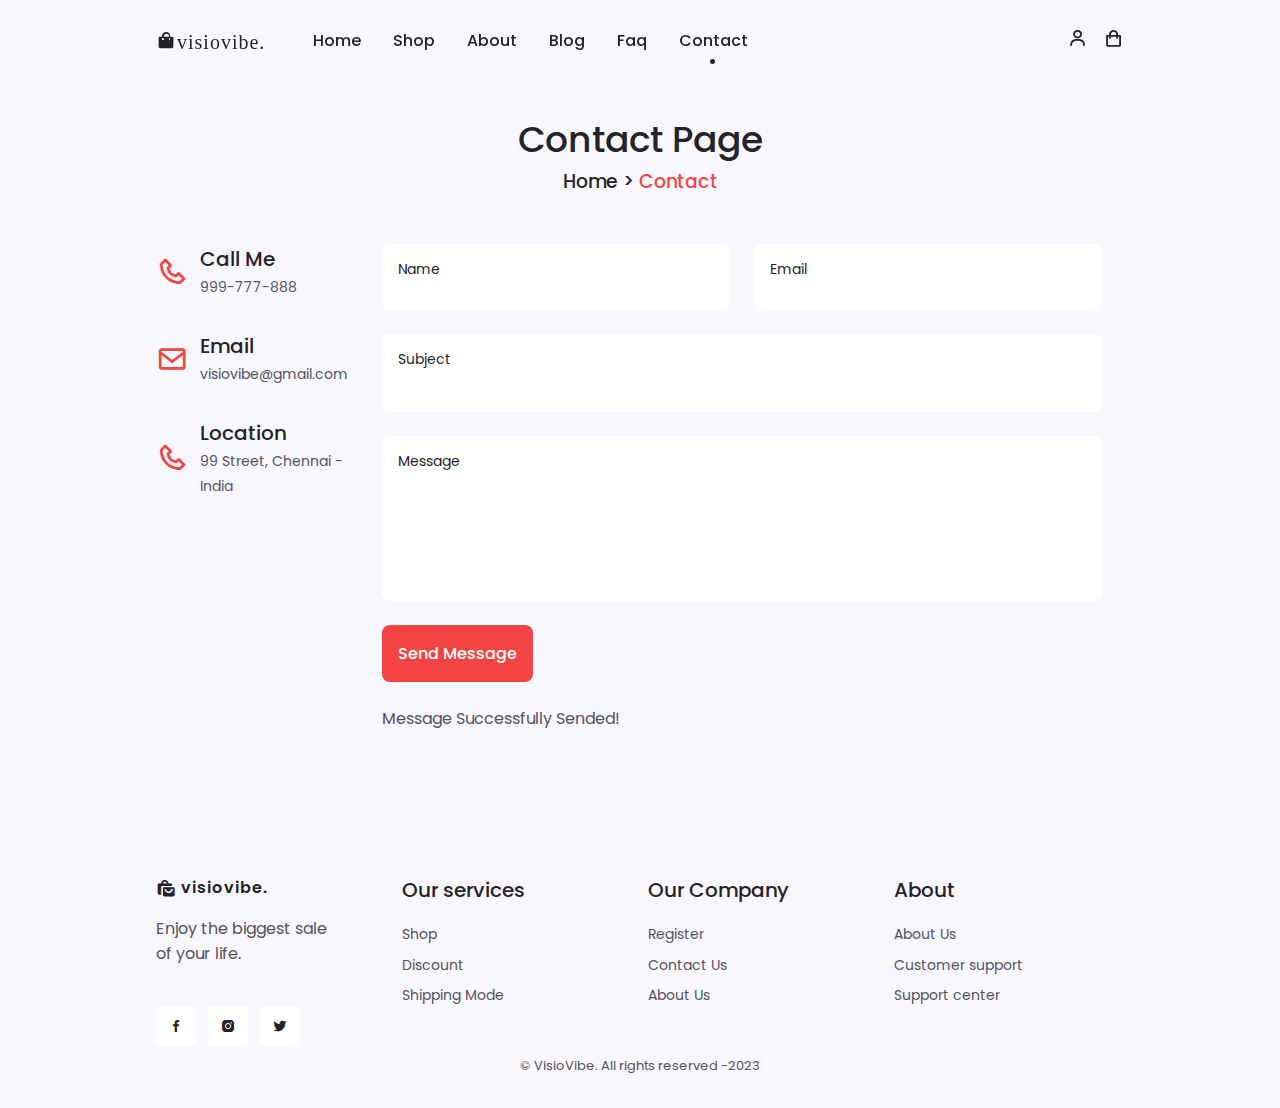
<file: contact.html>
<!DOCTYPE html><html lang="en">
  <head>
    <meta charset="UTF-8" />
    <meta
      http-equiv="X-UA-Compatible"
      content="IE=edge" />
    <meta
      name="viewport"
      content="width=device-width, initial-scale=1.0" />

    <!--=============== BOXICONS ===============-->
    <link
      rel="stylesheet"
      href="https://cdn.jsdelivr.net/npm/boxicons@latest/css/boxicons.min.css" />

    <!--=============== SWIPER CSS ===============-->
    <link
      rel="stylesheet"
      href="assets/css/swiper-bundle.min.css" />

    <!--=============== CSS ===============-->
    <link
      rel="stylesheet"
      href="assets/css/style.css" />
    <link
      rel="stylesheet"
      href="assets/css/colors/color-1.css" />

    <title>Responsive e-commerce website - VisioVibe</title>
  </head>
  <body>
    <header
      class="header"
      id="header">
      <nav class="nav container">
        <a
          href="#home"
          class="nav__logo">
          <i class="bx bxs-shopping-bag nav__logo-icon">visiovibe.</i>
        </a>
        <div
          class="nav__menu"
          id="nav__menu">
          <ul class="nav__list">
            <li class="nav__item">
              <a
                href="index.html"
                class="nav__link">
                Home
              </a>
            </li>
            <li class="nav__item">
              <a
                href="shop.html"
                class="nav__link">
                Shop
              </a>
            </li>
            <li class="nav__item">
              <a
                href="about.html"
                class="nav__link">
                About
              </a>
            </li>
            <li class="nav__item">
              <a
                href="blog.html"
                class="nav__link">
                Blog
              </a>
            </li>
            <li class="nav__item">
              <a
                href="faq.html"
                class="nav__link">
                Faq
              </a>
            </li>
            <li class="nav__item">
              <a
                href="contact.html"
                class="nav__link active-link">
                Contact
              </a>
            </li>
          </ul>
          <div
            class="nav__close"
            id="nav-close">
            <i class="bx bx-x"></i>
          </div>
        </div>
        <div class="nav__btns">
          <div
            class="login__toggle"
            id="login-button">
            <i class="bx bx-user"></i>
          </div>
          <div
            class="nav__shop"
            id="cart-shop">
            <i class="bx bx-shopping-bag"></i>
          </div>
          <div
            class="nav__toggle"
            id="nav-toggle">
            <i class="bx bx-grid-alt"></i>
          </div>
        </div>
      </nav>
    </header>

    <!--=============== CART ===============-->
    <div
      class="cart"
      id="cart">
      <i
        class="bx bx-x cart__close"
        id="cart-close"></i>
      <h2 class="cart__title-center">My Cart</h2>
      <div class="cart__container">
        <article class="cart__card">
          <div class="cart__box">
            <img
              src="assets/img/cart-1.png"
              alt="cart image"
              class="cart__img" />
          </div>
          <div class="cart__details">
            <h3 class="cart__title">Windbreaker</h3>
            <span class="cart__price">$200</span>
            <div class="cart__amount">
              <div class="cart__amount-content">
                <span class="cart__amount-box">
                  <i class="bx bx-minus"></i>
                </span>

                <span class="cart_-amount-number">1</span>

                <span class="cart__amount-box">
                  <i class="bx bx-plus"></i>
                </span>
              </div>

              <i class="bx bx-trash cart__amount-trash"></i>
            </div>
          </div>
        </article>
        <article class="cart__card">
          <div class="cart__box">
            <img
              src="assets/img/cart-2.png"
              alt="cart image"
              class="cart__img" />
          </div>
          <div class="cart__details">
            <h3 class="cart__title">Cartoon</h3>
            <span class="cart__price">$200</span>
            <div class="cart__amount">
              <div class="cart__amount-content">
                <span class="cart__amount-box">
                  <i class="bx bx-minus"></i>
                </span>

                <span class="cart_-amount-number">1</span>

                <span class="cart__amount-box">
                  <i class="bx bx-plus"></i>
                </span>
              </div>

              <i class="bx bx-trash cart__amount-trash"></i>
            </div>
          </div>
        </article>
        <article class="cart__card">
          <div class="cart__box">
            <img
              src="assets/img/cart-3.png"
              alt="cart image"
              class="cart__img" />
          </div>
          <div class="cart__details">
            <h3 class="cart__title">Cardiagan Hoodie</h3>
            <span class="cart__price">$100</span>
            <div class="cart__amount">
              <div class="cart__amount-content">
                <span class="cart__amount-box">
                  <i class="bx bx-minus"></i>
                </span>

                <span class="cart_-amount-number">1</span>

                <span class="cart__amount-box">
                  <i class="bx bx-plus"></i>
                </span>
              </div>

              <i class="bx bx-trash cart__amount-trash"></i>
            </div>
          </div>
        </article>
      </div>
      <div class="cart__prices">
        <span class="cart__prices-item">3 item</span>
        <span class="cart__prices-total">$500</span>
      </div>
    </div>

    <!--=============== LOGIN ===============-->
    <div
      class="login"
      id="login">
      <i
        class="bx bx-x login__close"
        id="login-close"></i>
      <h2 class="login__title-center">Login</h2>
      <form
        action="#"
        class="login__form grid"
        id="form">
        <div class="login__content">
          <label
            for=""
            class="login__label">
            Email
          </label>
          <input
            type="email"
            name=""
            class="login__input" />
        </div>
        <div class="login__content">
          <label
            for=""
            class="login__label">
            Password
          </label>
          <input
            type="password"
            name=""
            class="login__input" />
        </div>

        <div>
          <a
            href="#"
            class="button">
            Sign-in
          </a>
        </div>
        <div>
          <p class="signup">
            Not a member?
            <a href="registration.html">Sign up now</a>
          </p>
        </div>
      </form>
    </div>
    <!--=============== MAIN ===============-->
    <main class="main">
      <!--=============== CONTACT US ===============-->
      <section class="contact section container">
        <h2 class="breadcrumb__title">Contact Page</h2>
        <h3 class="breadcrumb__subtitle">
          Home >
          <span>Contact</span>
        </h3>

        <div class="contact__container grid">
          <div>
            <div class="contact__information">
              <i class="bx bx-phone contact__icon"></i>
              <div>
                <h3 class="contact__title">Call Me</h3>
                <span class="contact__subtitle">999-777-888</span>
              </div>
            </div>

            <div class="contact__information">
              <i class="bx bx-envelope contact__icon"></i>
              <div>
                <h3 class="contact__title">Email</h3>
                <span class="contact__subtitle">visiovibe@gmail.com</span>
              </div>
            </div>

            <div class="contact__information">
              <i class="bx bx-phone contact__icon"></i>
              <div>
                <h3 class="contact__title">Location</h3>
                <span class="contact__subtitle">
                  99 Street, Chennai - India
                </span>
              </div>
            </div>
          </div>

          <form
            action="#"
            class="contact__form grid">
            <div class="contact__input grid">
              <div class="contact__content">
                <label
                  for=""
                  class="contact__label">
                  Name
                </label>
                <input
                  type="text"
                  class="contact__input"
                  id="name" />
              </div>

              <div class="contact__content">
                <label
                  for=""
                  class="contact__label">
                  Email
                </label>
                <input
                  type="email"
                  class="contact__input"
                  id="email" />
              </div>
            </div>

            <div class="contact__content">
              <label
                for=""
                class="contact__label">
                Subject
              </label>
              <input
                type="text"
                class="contact__inputs"
                id="subject" />
            </div>
            <div class="contact__content">
              <label
                for="#"
                class="contact__label">
                Message
              </label>
              <textarea
                name=""
                id=""
                cols="0"
                rows="7"
                class="contact__inputs"
                id="message"></textarea>
            </div>

            <div>
              <!-- <a
                href="#"
                class="button">
                Send Message
              </a> -->
              <button
                type="submit"
                class="button">
                Send Message
              </button>
            </div>
            <span class="contact__form-sucess">
              Message Successfully Sended!
            </span>
          </form>
        </div>
      </section>
    </main>

    <!--=============== FOOTER ===============-->
    <footer class="footer section">
      <div class="footer__container container grid">
        <!-- footer content 1-->
        <div class="footer__content">
          <a
            href="#"
            class="footer__logo">
            <i class="bx bxs-shopping-bags footer__logo-icon"></i>
            VisioVibe.
          </a>
          <p class="footer__description">
            Enjoy the biggest sale
            <br />
            of your life.
          </p>
          <ul class="footer__social">
            <a
              href="#"
              class="footer__social-link">
              <i class="bx bxl-facebook"></i>
            </a>
            <a
              href="#"
              class="footer__social-link">
              <i class="bx bxl-instagram-alt"></i>
            </a>
            <a
              href="#"
              class="footer__social-link">
              <i class="bx bxl-twitter"></i>
            </a>
          </ul>
        </div>
        <!-- footer content 2 -->
        <div class="footer__content">
          <h3 class="footer__title">Our services</h3>
          <ul class="footer__links">
            <li>
              <a
                href="#"
                class="footer__link">
                Shop
              </a>
            </li>
            <li>
              <a
                href="#"
                class="footer__link">
                Discount
              </a>
            </li>
            <li>
              <a
                href="#"
                class="footer__link">
                Shipping Mode
              </a>
            </li>
          </ul>
        </div>
        <!-- footer content 3-->
        <div class="footer__content">
          <h3 class="footer__title">Our Company</h3>
          <ul class="footer__links">
            <li>
              <a
                href="#"
                class="footer__link">
                Register
              </a>
            </li>
            <li>
              <a
                href="#"
                class="footer__link">
                Contact Us
              </a>
            </li>
            <li>
              <a
                href="#"
                class="footer__link">
                About Us
              </a>
            </li>
          </ul>
        </div>
        <!-- footer content 4-->
        <div class="footer__content">
          <h3 class="footer__title">About</h3>
          <ul class="footer__links">
            <li>
              <a
                href="#"
                class="footer__link">
                About Us
              </a>
            </li>
            <li>
              <a
                href="#"
                class="footer__link">
                Customer support
              </a>
            </li>
            <li>
              <a
                href="#"
                class="footer__link">
                Support center
              </a>
            </li>
          </ul>
        </div>
      </div>
      <span class="footer__copy">
        &copy; VisioVibe. All rights reserved -2023
      </span>
    </footer>

    <!--=============== SCROLL UP ===============-->
    <a
      href="#"
      class="scrollup"
      id="scroll-up">
      <i class="bx bx-up-arrow-alt scroll__icon"></i>
    </a>

    <!--=============== STYLE SWITCHER ===============-->

    <!--=============== SWIPER JS ===============-->
    <script src="assets/js/swiper-bundle.min.js"></script>

    <!--=============== JS ===============-->
    <script src="assets/js/main.js"></script>

    <!-- =============smtpjs========== -->
    <script src="https://smtpjs.com/v3/smtp.js"></script>

    <script>
      const Form = document.getElementById('form');
      function sendEmail() {
        Email.send({
          Host: 'smtp.elasticemail.com',
          Username: 'dhanushkumaramk@gmail.com',
          Password: 'D2A70248DD1E1A112DADE7D43CC741591CC8',
          To: 'dhanushkumaramk@gmail.com',
          From: 'dhanushkumaramk@gmail.com',
          Subject: 'This is the subject',
          Body: 'And this is the body',
        }).then((message) => alert(message));
      }

      Form.addEventListener('submit', (e) => {
        e.preventDefault();
        sendEmail();
      });
    </script>
  </body>
</html>
</file>
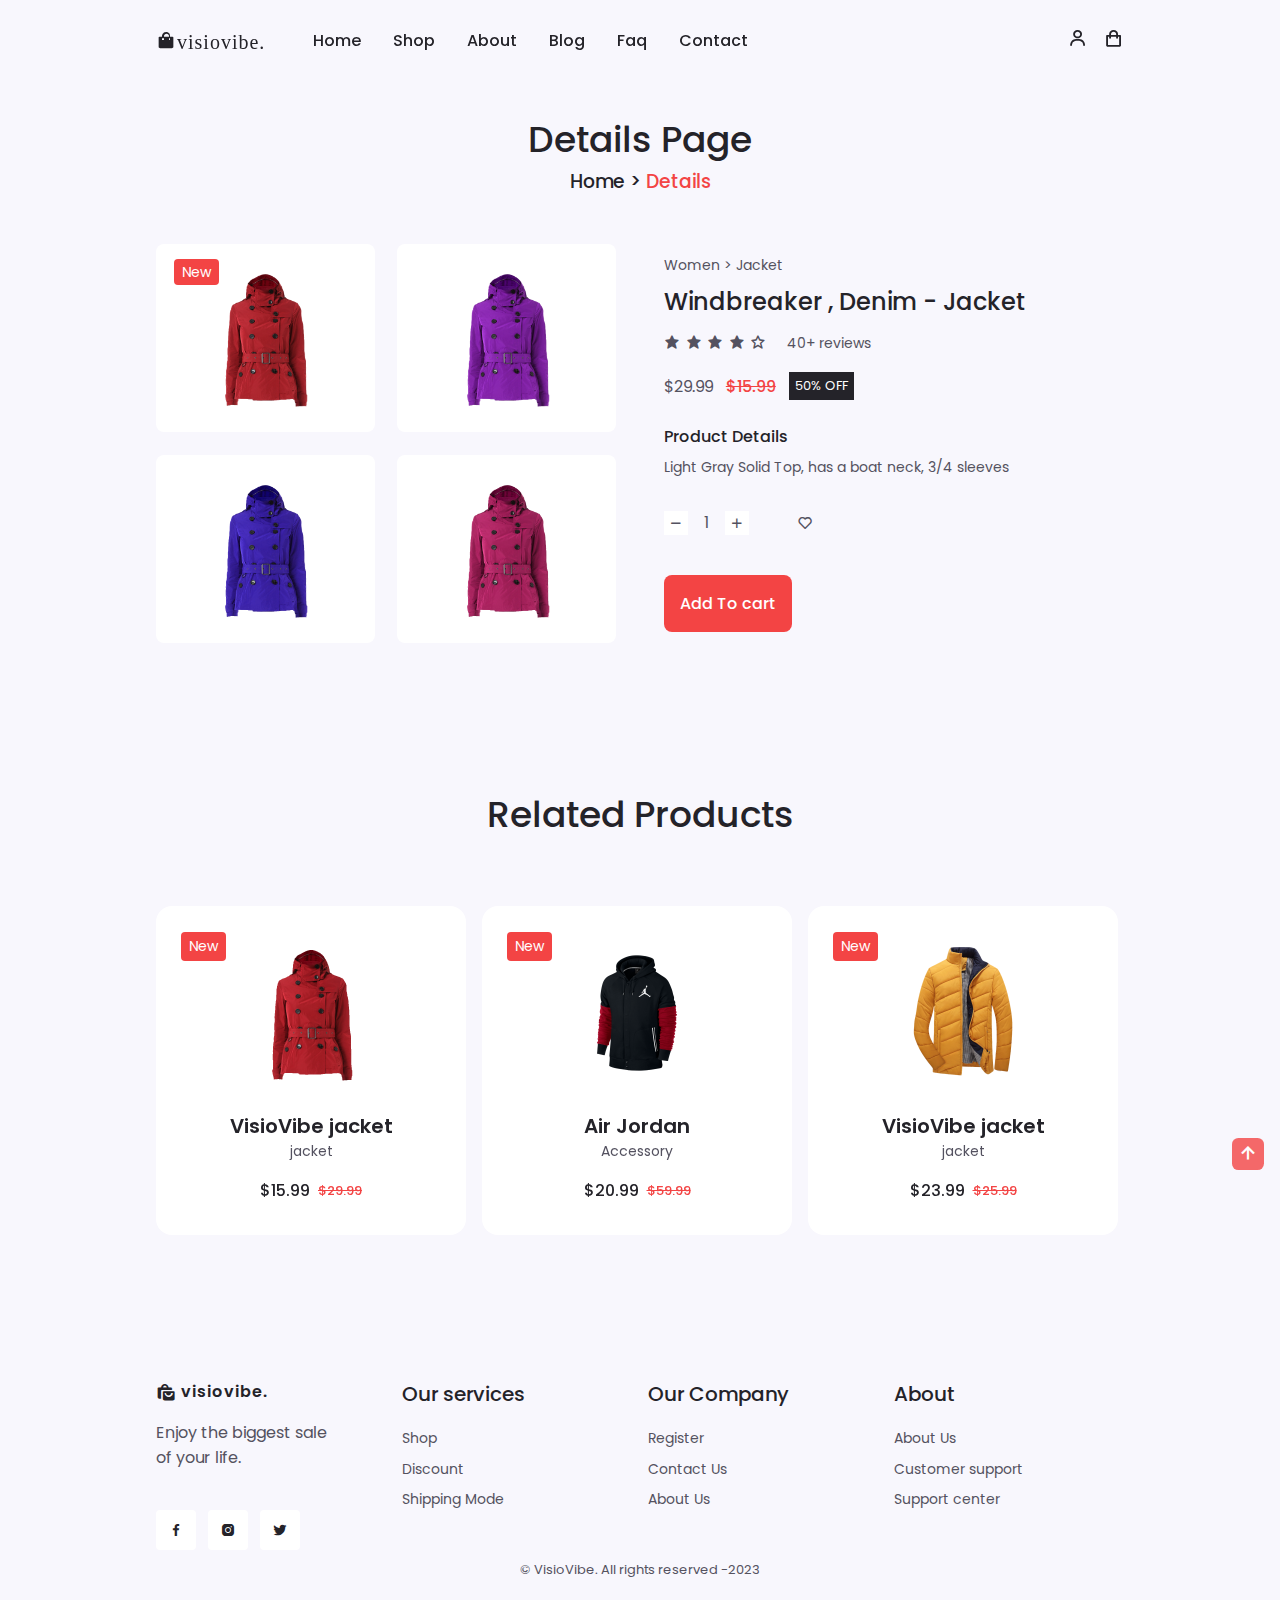
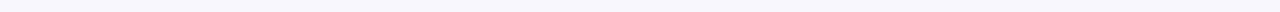
<file: details.html>
<!DOCTYPE html><html lang="en">
  <head>
    <meta charset="UTF-8" />
    <meta
      http-equiv="X-UA-Compatible"
      content="IE=edge" />
    <meta
      name="viewport"
      content="width=device-width, initial-scale=1.0" />

    <!--=============== BOXICONS ===============-->
    <link
      rel="stylesheet"
      href="https://cdn.jsdelivr.net/npm/boxicons@latest/css/boxicons.min.css" />

    <!--=============== SWIPER CSS ===============-->
    <link
      rel="stylesheet"
      href="assets/css/swiper-bundle.min.css" />

    <!--=============== CSS ===============-->
    <link
      rel="stylesheet"
      href="assets/css/style.css" />
    <link
      rel="stylesheet"
      href="assets/css/colors/color-1.css" />

    <title>Responsive e-commerce website - Visiovibe</title>
  </head>
  <body>
    <!--=============== HEADER ===============-->
    <header
      class="header"
      id="header">
      <nav class="nav container">
        <a
          href="#home"
          class="nav__logo">
          <i class="bx bxs-shopping-bag nav__logo-icon">visiovibe.</i>
        </a>
        <div
          class="nav__menu"
          id="nav__menu">
          <ul class="nav__list">
            <li class="nav__item">
              <a
                href="index.html"
                class="nav__link">
                Home
              </a>
            </li>
            <li class="nav__item">
              <a
                href="shop.html"
                class="nav__link">
                Shop
              </a>
            </li>
            <li class="nav__item">
              <a
                href="about.html"
                class="nav__link">
                About
              </a>
            </li>
            <li class="nav__item">
              <a
                href="blog.html"
                class="nav__link">
                Blog
              </a>
            </li>
            <li class="nav__item">
              <a
                href="faq.html"
                class="nav__link">
                Faq
              </a>
            </li>
            <li class="nav__item">
              <a
                href="contact.html"
                class="nav__link">
                Contact
              </a>
            </li>
          </ul>
          <div
            class="nav__close"
            id="nav-close">
            <i class="bx bx-x"></i>
          </div>
        </div>
        <div class="nav__btns">
          <div
            class="login__toggle"
            id="login-button">
            <i class="bx bx-user"></i>
          </div>
          <div
            class="nav__shop"
            id="cart-shop">
            <i class="bx bx-shopping-bag"></i>
          </div>
          <div
            class="nav__toggle"
            id="nav-toggle">
            <i class="bx bx-grid-alt"></i>
          </div>
        </div>
      </nav>
    </header>

    <!--=============== CART ===============-->
    <div
      class="cart"
      id="cart">
      <i
        class="bx bx-x cart__close"
        id="cart-close"></i>
      <h2 class="cart__title-center">My Cart</h2>
      <div class="cart__container">
        <article class="cart__card">
          <div class="cart__box">
            <img
              src="assets/img/cart-1.png"
              alt="cart image"
              class="cart__img" />
          </div>
          <div class="cart__details">
            <h3 class="cart__title">Windbreaker</h3>
            <span class="cart__price">$200</span>

            <div class="cart__amount">
              <div class="cart__amount-content">
                <span class="cart__amount-box">
                  <i class="bx bx-minus"></i>
                </span>

                <span class="cart_-amount-number">1</span>

                <span class="cart__amount-box">
                  <i class="bx bx-plus"></i>
                </span>
              </div>

              <i class="bx bx-trash cart__amount-trash"></i>
            </div>
          </div>
        </article>
        <article class="cart__card">
          <div class="cart__box">
            <img
              src="assets/img/cart-2.png"
              alt="cart image"
              class="cart__img" />
          </div>
          <div class="cart__details">
            <h3 class="cart__title">Cartoon</h3>
            <span class="cart__price">$200</span>
            <div class="cart__amount">
              <div class="cart__amount-content">
                <span class="cart__amount-box">
                  <i class="bx bx-minus"></i>
                </span>

                <span class="cart_-amount-number">1</span>

                <span class="cart__amount-box">
                  <i class="bx bx-plus"></i>
                </span>
              </div>

              <i class="bx bx-trash cart__amount-trash"></i>
            </div>
          </div>
        </article>
        <article class="cart__card">
          <div class="cart__box">
            <img
              src="assets/img/cart-3.png"
              alt="cart image"
              class="cart__img" />
          </div>
          <div class="cart__details">
            <h3 class="cart__title">Cardiagan Hoodie</h3>
            <span class="cart__price">$100</span>
            <div class="cart__amount">
              <div class="cart__amount-content">
                <span class="cart__amount-box">
                  <i class="bx bx-minus"></i>
                </span>

                <span class="cart_-amount-number">1</span>

                <span class="cart__amount-box">
                  <i class="bx bx-plus"></i>
                </span>
              </div>

              <i class="bx bx-trash cart__amount-trash"></i>
            </div>
          </div>
        </article>
      </div>
      <div class="cart__prices">
        <span class="cart__prices-item">3 item</span>
        <span class="cart__prices-total">$500</span>
      </div>
    </div>

    <!--=============== LOGIN ===============-->
    <div
      class="login"
      id="login">
      <i
        class="bx bx-x login__close"
        id="login-close"></i>
      <h2 class="login__title-center">Login</h2>
      <form
        action="#"
        class="login__form grid">
        <div class="login__content">
          <label
            for=""
            class="login__label">
            Email
          </label>
          <input
            type="email"
            name=""
            class="login__input" />
        </div>
        <div class="login__content">
          <label
            for=""
            class="login__label">
            Password
          </label>
          <input
            type="password"
            name=""
            class="login__input" />
        </div>

        <div>
          <a
            href="#"
            class="button">
            Sign-in
          </a>
        </div>
        <div>
          <p class="signup">
            Not a member?
            <a href="registration.html">Sign up now</a>
          </p>
        </div>
      </form>
    </div>

    <!--=============== MAIN ===============-->
    <main class="main">
      <!--=============== DETAILS ===============-->
      <section class="details section container">
        <h2 class="breadcrumb__title">Details Page</h2>
        <h3 class="breadcrumb__subtitle">
          Home >
          <span>Details</span>
        </h3>
        <div class="details__container grid">
          <div class="product__images grid">
            <div class="product__img">
              <div class="details__img-tag">New</div>
              <img
                src="assets/img/details-1.png"
                alt="" />
            </div>
            <div class="product__img">
              <img
                src="assets/img/details-2.png"
                alt="" />
            </div>
            <div class="product__img">
              <img
                src="assets/img/details-3.png"
                alt="" />
            </div>
            <div class="product__img">
              <img
                src="assets/img/details-4.png"
                alt="" />
            </div>
          </div>

          <div class="product__info">
            <p class="details__subtitle">Women > Jacket</p>
            <h3 class="details__title">Windbreaker , Denim - Jacket</h3>

            <div class="rating">
              <div class="stars">
                <i class="bx bxs-star"></i>
                <i class="bx bxs-star"></i>
                <i class="bx bxs-star"></i>
                <i class="bx bxs-star"></i>
                <i class="bx bx-star"></i>
              </div>
              <span class="reviews__count">40+ reviews</span>
            </div>
            <div class="details__prices">
              <span class="detail__price">$29.99</span>
              <span class="details__discount">$15.99</span>
              <span class="discount__percentage">50% OFF</span>
            </div>
            <div class="details__description">
              <h3 class="description__title">Product Details</h3>
              <div class="description__details">
                <p>Light Gray Solid Top, has a boat neck, 3/4 sleeves</p>
              </div>
            </div>
            <div class="cart__amount">
              <div class="cart__amount-content">
                <span class="cart__amount-box">
                  <i class="bx bx-minus"></i>
                </span>

                <span class="cart_-amount-number">1</span>

                <span class="cart__amount-box">
                  <i class="bx bx-plus"></i>
                </span>
              </div>

              <i class="bx bx-heart cart__amount-heart"></i>
            </div>
            <a
              href="#"
              class="button">
              Add To cart
            </a>
          </div>
        </div>
      </section>

      <!--=============== RELATED PRODUCTS ===============-->
      <section class="related__products section">
        <h2 class="section__title">Related Products</h2>

        <div class="new__container container">
          <div class="swiper new-swiper">
            <div class="swiper-wrapper">
              <!-- new content -->
              <div class="new__content swiper-slide">
                <div class="new__tag">New</div>
                <img
                  src="assets/img/new-1.png"
                  alt="new image"
                  class="new__img" />
                <h3 class="new__title">VisioVibe jacket</h3>
                <span class="new__subtitle">jacket</span>
                <div class="new__prices">
                  <span class="new__price">$15.99</span>
                  <span class="new__discount">$29.99</span>
                </div>
                <a
                  href="details.html"
                  class="button new__button">
                  <i class="bx bx-cart-alt new__icon"></i>
                </a>
              </div>
              <!-- new content2 -->
              <div class="new__content swiper-slide">
                <div class="new__tag">New</div>
                <img
                  src="assets/img/new-2.png"
                  alt="new image"
                  class="new__img" />
                <h3 class="new__title">Air Jordan</h3>
                <span class="new__subtitle">Accessory</span>
                <div class="new__prices">
                  <span class="new__price">$20.99</span>
                  <span class="new__discount">$59.99</span>
                </div>
                <a
                  href="details.html"
                  class="button new__button">
                  <i class="bx bx-cart-alt new__icon"></i>
                </a>
              </div>
              <!-- new content 3 -->
              <div class="new__content swiper-slide">
                <div class="new__tag">New</div>
                <img
                  src="assets/img/new-3.png"
                  alt="new image"
                  class="new__img" />
                <h3 class="new__title">VisioVibe jacket</h3>
                <span class="new__subtitle">jacket</span>
                <div class="new__prices">
                  <span class="new__price">$23.99</span>
                  <span class="new__discount">$25.99</span>
                </div>
                <a
                  href="details.html"
                  class="button new__button">
                  <i class="bx bx-cart-alt new__icon"></i>
                </a>
              </div>
              <!-- new content 4 -->
              <div class="new__content swiper-slide">
                <div class="new__tag">New</div>
                <img
                  src="assets/img/new-4.png"
                  alt="new image"
                  class="new__img" />
                <h3 class="new__title">VisioVibe jacket</h3>
                <span class="new__subtitle">jacket</span>

                <div class="new__prices">
                  <span class="new__price">$15.99</span>
                  <span class="new__discount">$29.99</span>
                </div>

                <a
                  href="details.html"
                  class="button new__button">
                  <i class="bx bx-cart-alt new__icon"></i>
                </a>
              </div>
              <!-- new content 5 -->
              <div class="new__content swiper-slide">
                <div class="new__tag">New</div>
                <img
                  src="assets/img/new-5.png"
                  alt="new image"
                  class="new__img" />
                <h3 class="new__title">VisioVibe jacket</h3>
                <span class="new__subtitle">jacket</span>
                <div class="new__prices">
                  <span class="new__price">$15.99</span>
                  <span class="new__discount">$29.99</span>
                </div>
                <a
                  href="details.html"
                  class="button new__button">
                  <i class="bx bx-cart-alt new__icon"></i>
                </a>
              </div>
              <!-- new content 6 -->
              <div class="new__content swiper-slide">
                <div class="new__tag">New</div>
                <img
                  src="assets/img/new-6.png"
                  alt="new image"
                  class="new__img" />
                <h3 class="new__title">VisioVibe jacket</h3>
                <span class="new__subtitle">jacket</span>
                <div class="new__prices">
                  <span class="new__price">$15.99</span>
                  <span class="new__discount">$29.99</span>
                </div>
                <a
                  href="details.html"
                  class="button new__button">
                  <i class="bx bx-cart-alt new__icon"></i>
                </a>
              </div>
            </div>
          </div>
        </div>
      </section>
    </main>

    <!--=============== FOOTER ===============-->
    <footer class="footer section">
      <div class="footer__container container grid">
        <!-- footer content 1-->
        <div class="footer__content">
          <a
            href="#"
            class="footer__logo">
            <i class="bx bxs-shopping-bags footer__logo-icon"></i>
            VisioVibe.
          </a>
          <p class="footer__description">
            Enjoy the biggest sale
            <br />
            of your life.
          </p>
          <ul class="footer__social">
            <a
              href="#"
              class="footer__social-link">
              <i class="bx bxl-facebook"></i>
            </a>
            <a
              href="#"
              class="footer__social-link">
              <i class="bx bxl-instagram-alt"></i>
            </a>
            <a
              href="#"
              class="footer__social-link">
              <i class="bx bxl-twitter"></i>
            </a>
          </ul>
        </div>
        <!-- footer content 2 -->
        <div class="footer__content">
          <h3 class="footer__title">Our services</h3>
          <ul class="footer__links">
            <li>
              <a
                href="#"
                class="footer__link">
                Shop
              </a>
            </li>
            <li>
              <a
                href="#"
                class="footer__link">
                Discount
              </a>
            </li>
            <li>
              <a
                href="#"
                class="footer__link">
                Shipping Mode
              </a>
            </li>
          </ul>
        </div>
        <!-- footer content 3-->
        <div class="footer__content">
          <h3 class="footer__title">Our Company</h3>
          <ul class="footer__links">
            <li>
              <a
                href="#"
                class="footer__link">
                Register
              </a>
            </li>
            <li>
              <a
                href="#"
                class="footer__link">
                Contact Us
              </a>
            </li>
            <li>
              <a
                href="#"
                class="footer__link">
                About Us
              </a>
            </li>
          </ul>
        </div>
        <!-- footer content 4-->
        <div class="footer__content">
          <h3 class="footer__title">About</h3>
          <ul class="footer__links">
            <li>
              <a
                href="#"
                class="footer__link">
                About Us
              </a>
            </li>
            <li>
              <a
                href="#"
                class="footer__link">
                Customer support
              </a>
            </li>
            <li>
              <a
                href="#"
                class="footer__link">
                Support center
              </a>
            </li>
          </ul>
        </div>
      </div>
      <span class="footer__copy">
        &copy; VisioVibe. All rights reserved -2023
      </span>
    </footer>

    <!--=============== LIGHTBOX ===============-->

    <div class="lightbox">
      <div class="lightbox__container">
        <div class="lightbox__close">&times;</div>
        <img
          src="assets/img/details-2.png"
          alt="img"
          class="lightbox__img" />
        <div class="lightbox__caption">
          <div class="caption__text">visiovibe</div>
          <div class="caption__counter"></div>
        </div>
      </div>
      <div class="lightbox__controls">
        <div
          class="prev__item"
          onclick="prevItem()">
          <i class="bx bx-chevron-left"></i>
        </div>
        <div
          class="next__item"
          onclick="nextItem()">
          <i class="bx bx-chevron-right"></i>
        </div>
      </div>
    </div>
    <!--=============== SCROLL UP ===============-->
    <a
      href="#"
      class="scrollup"
      id="scroll-up">
      <i class="bx bx-up-arrow-alt scroll__icon"></i>
    </a>

    <!--===============  ===============-->
    <!--=============== STYLE SWITCHER ===============-->

    <!--=============== SWIPER JS ===============-->
    <script src="assets/js/swiper-bundle.min.js"></script>

    <!--=============== JS ===============-->
    <script src="assets/js/main.js"></script>
  </body>
</html>
</file>
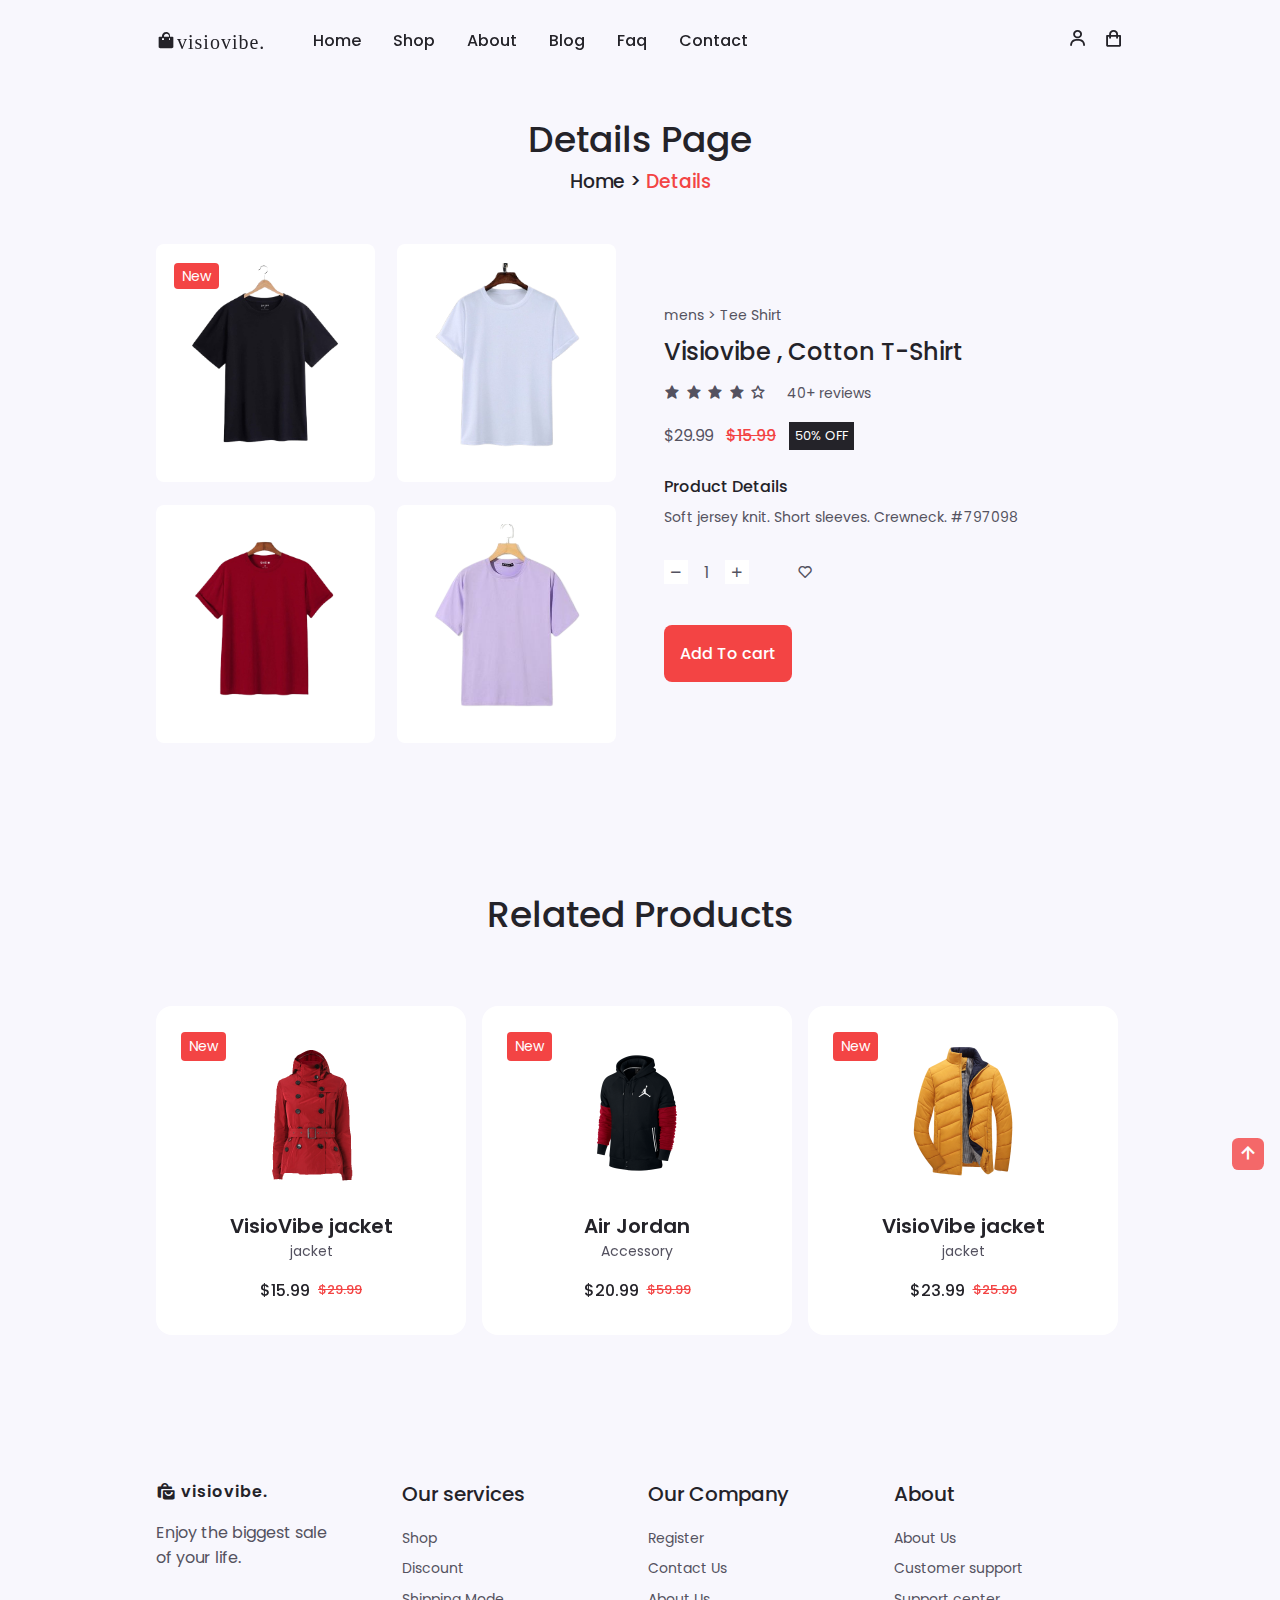
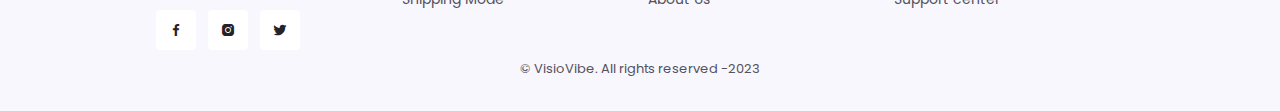
<file: detailsblacktshirt.html>
<!DOCTYPE html>
<html lang="en">
  <head>
    <meta charset="UTF-8" />
    <meta
      http-equiv="X-UA-Compatible"
      content="IE=edge" />
    <meta
      name="viewport"
      content="width=device-width, initial-scale=1.0" />

    <!--=============== BOXICONS ===============-->
    <link
      rel="stylesheet"
      href="https://cdn.jsdelivr.net/npm/boxicons@latest/css/boxicons.min.css" />

    <!--=============== SWIPER CSS ===============-->
    <link
      rel="stylesheet"
      href="assets/css/swiper-bundle.min.css" />

    <!--=============== CSS ===============-->
    <link
      rel="stylesheet"
      href="assets/css/style.css" />
    <link
      rel="stylesheet"
      href="assets/css/colors/color-1.css" />

    <title>Responsive e-commerce website - Visiovibe</title>
  </head>
  <body>
    <!--=============== HEADER ===============-->
    <header
      class="header"
      id="header">
      <nav class="nav container">
        <a
          href="#home"
          class="nav__logo">
          <i class="bx bxs-shopping-bag nav__logo-icon">visiovibe.</i>
        </a>
        <div
          class="nav__menu"
          id="nav__menu">
          <ul class="nav__list">
            <li class="nav__item">
              <a
                href="index.html"
                class="nav__link">
                Home
              </a>
            </li>
            <li class="nav__item">
              <a
                href="shop.html"
                class="nav__link">
                Shop
              </a>
            </li>
            <li class="nav__item">
              <a
                href="about.html"
                class="nav__link">
                About
              </a>
            </li>
            <li class="nav__item">
              <a
                href="blog.html"
                class="nav__link">
                Blog
              </a>
            </li>
            <li class="nav__item">
              <a
                href="faq.html"
                class="nav__link">
                Faq
              </a>
            </li>
            <li class="nav__item">
              <a
                href="contact.html"
                class="nav__link">
                Contact
              </a>
            </li>
          </ul>
          <div
            class="nav__close"
            id="nav-close">
            <i class="bx bx-x"></i>
          </div>
        </div>
        <div class="nav__btns">
          <div
            class="login__toggle"
            id="login-button">
            <i class="bx bx-user"></i>
          </div>
          <div
            class="nav__shop"
            id="cart-shop">
            <i class="bx bx-shopping-bag"></i>
          </div>
          <div
            class="nav__toggle"
            id="nav-toggle">
            <i class="bx bx-grid-alt"></i>
          </div>
        </div>
      </nav>
    </header>

    <!--=============== CART ===============-->
    <div
      class="cart"
      id="cart">
      <i
        class="bx bx-x cart__close"
        id="cart-close"></i>
      <h2 class="cart__title-center">My Cart</h2>
      <div class="cart__container">
        <article class="cart__card">
          <div class="cart__box">
            <img
              src="assets/img/cart-1.png"
              alt="cart image"
              class="cart__img" />
          </div>
          <div class="cart__details">
            <h3 class="cart__title">Windbreaker</h3>
            <span class="cart__price">$200</span>

            <div class="cart__amount">
              <div class="cart__amount-content">
                <span class="cart__amount-box">
                  <i class="bx bx-minus"></i>
                </span>

                <span class="cart_-amount-number">1</span>

                <span class="cart__amount-box">
                  <i class="bx bx-plus"></i>
                </span>
              </div>

              <i class="bx bx-trash cart__amount-trash"></i>
            </div>
          </div>
        </article>
        <article class="cart__card">
          <div class="cart__box">
            <img
              src="assets/img/cart-2.png"
              alt="cart image"
              class="cart__img" />
          </div>
          <div class="cart__details">
            <h3 class="cart__title">Cartoon</h3>
            <span class="cart__price">$200</span>
            <div class="cart__amount">
              <div class="cart__amount-content">
                <span class="cart__amount-box">
                  <i class="bx bx-minus"></i>
                </span>

                <span class="cart_-amount-number">1</span>

                <span class="cart__amount-box">
                  <i class="bx bx-plus"></i>
                </span>
              </div>

              <i class="bx bx-trash cart__amount-trash"></i>
            </div>
          </div>
        </article>
        <article class="cart__card">
          <div class="cart__box">
            <img
              src="assets/img/cart-3.png"
              alt="cart image"
              class="cart__img" />
          </div>
          <div class="cart__details">
            <h3 class="cart__title">Cardiagan Hoodie</h3>
            <span class="cart__price">$100</span>
            <div class="cart__amount">
              <div class="cart__amount-content">
                <span class="cart__amount-box">
                  <i class="bx bx-minus"></i>
                </span>

                <span class="cart_-amount-number">1</span>

                <span class="cart__amount-box">
                  <i class="bx bx-plus"></i>
                </span>
              </div>

              <i class="bx bx-trash cart__amount-trash"></i>
            </div>
          </div>
        </article>
      </div>
      <div class="cart__prices">
        <span class="cart__prices-item">3 item</span>
        <span class="cart__prices-total">$500</span>
      </div>
    </div>

    <!--=============== LOGIN ===============-->
    <div
      class="login"
      id="login">
      <i
        class="bx bx-x login__close"
        id="login-close"></i>
      <h2 class="login__title-center">Login</h2>
      <form
        action="#"
        class="login__form grid">
        <div class="login__content">
          <label
            for=""
            class="login__label">
            Email
          </label>
          <input
            type="email"
            name=""
            class="login__input" />
        </div>
        <div class="login__content">
          <label
            for=""
            class="login__label">
            Password
          </label>
          <input
            type="password"
            name=""
            class="login__input" />
        </div>

        <div>
          <a
            href="#"
            class="button">
            Sign-in
          </a>
        </div>
        <div>
          <p class="signup">
            Not a member?
            <a href="registration.html">Sign up now</a>
          </p>
        </div>
      </form>
    </div>

    <!--=============== MAIN ===============-->
    <main class="main">
      <!--=============== DETAILS ===============-->
      <section class="details section container">
        <h2 class="breadcrumb__title">Details Page</h2>
        <h3 class="breadcrumb__subtitle">
          Home >
          <span>Details</span>
        </h3>
        <div class="details__container grid">
          <div class="product__images grid">
            <div class="product__img">
              <div class="details__img-tag">New</div>
              <img
                src="assets/img/blackp2.png.png"
                alt="" />
            </div>
            <div class="product__img">
              <img
                src="assets/img/whitep3.png.png"
                alt="" />
            </div>
            <div class="product__img">
              <img
                src="assets/img/graytp1.png.png"
                alt="" />
            </div>
            <div class="product__img">
              <img
                src="assets/img/purplep4.png.png"
                alt="" />
            </div>
          </div>

          <div class="product__info">
            <p class="details__subtitle">mens > Tee Shirt</p>
            <h3 class="details__title">Visiovibe , Cotton T-Shirt</h3>

            <div class="rating">
              <div class="stars">
                <i class="bx bxs-star"></i>
                <i class="bx bxs-star"></i>
                <i class="bx bxs-star"></i>
                <i class="bx bxs-star"></i>
                <i class="bx bx-star"></i>
              </div>
              <span class="reviews__count">40+ reviews</span>
            </div>
            <div class="details__prices">
              <span class="detail__price">$29.99</span>
              <span class="details__discount">$15.99</span>
              <span class="discount__percentage">50% OFF</span>
            </div>
            <div class="details__description">
              <h3 class="description__title">Product Details</h3>
              <div class="description__details">
                <p>Soft jersey knit. Short sleeves. Crewneck. #797098</p>
              </div>
            </div>
            <div class="cart__amount">
              <div class="cart__amount-content">
                <span class="cart__amount-box">
                  <i class="bx bx-minus"></i>
                </span>

                <span class="cart_-amount-number">1</span>

                <span class="cart__amount-box">
                  <i class="bx bx-plus"></i>
                </span>
              </div>

              <i class="bx bx-heart cart__amount-heart"></i>
            </div>
            <a
              href="#"
              class="button">
              Add To cart
            </a>
          </div>
        </div>
      </section>

      <!--=============== RELATED PRODUCTS ===============-->
      <section class="related__products section">
        <h2 class="section__title">Related Products</h2>

        <div class="new__container container">
          <div class="swiper new-swiper">
            <div class="swiper-wrapper">
              <!-- new content -->
              <div class="new__content swiper-slide">
                <div class="new__tag">New</div>
                <img
                  src="assets/img/new-1.png"
                  alt="new image"
                  class="new__img" />
                <h3 class="new__title">VisioVibe jacket</h3>
                <span class="new__subtitle">jacket</span>
                <div class="new__prices">
                  <span class="new__price">$15.99</span>
                  <span class="new__discount">$29.99</span>
                </div>
                <a
                  href="details.html"
                  class="button new__button">
                  <i class="bx bx-cart-alt new__icon"></i>
                </a>
              </div>
              <!-- new content2 -->
              <div class="new__content swiper-slide">
                <div class="new__tag">New</div>
                <img
                  src="assets/img/new-2.png"
                  alt="new image"
                  class="new__img" />
                <h3 class="new__title">Air Jordan</h3>
                <span class="new__subtitle">Accessory</span>
                <div class="new__prices">
                  <span class="new__price">$20.99</span>
                  <span class="new__discount">$59.99</span>
                </div>
                <a
                  href="details.html"
                  class="button new__button">
                  <i class="bx bx-cart-alt new__icon"></i>
                </a>
              </div>
              <!-- new content 3 -->
              <div class="new__content swiper-slide">
                <div class="new__tag">New</div>
                <img
                  src="assets/img/new-3.png"
                  alt="new image"
                  class="new__img" />
                <h3 class="new__title">VisioVibe jacket</h3>
                <span class="new__subtitle">jacket</span>
                <div class="new__prices">
                  <span class="new__price">$23.99</span>
                  <span class="new__discount">$25.99</span>
                </div>
                <a
                  href="details.html"
                  class="button new__button">
                  <i class="bx bx-cart-alt new__icon"></i>
                </a>
              </div>
              <!-- new content 4 -->
              <div class="new__content swiper-slide">
                <div class="new__tag">New</div>
                <img
                  src="assets/img/new-4.png"
                  alt="new image"
                  class="new__img" />
                <h3 class="new__title">VisioVibe jacket</h3>
                <span class="new__subtitle">jacket</span>

                <div class="new__prices">
                  <span class="new__price">$15.99</span>
                  <span class="new__discount">$29.99</span>
                </div>

                <a
                  href="details.html"
                  class="button new__button">
                  <i class="bx bx-cart-alt new__icon"></i>
                </a>
              </div>
              <!-- new content 5 -->
              <div class="new__content swiper-slide">
                <div class="new__tag">New</div>
                <img
                  src="assets/img/new-5.png"
                  alt="new image"
                  class="new__img" />
                <h3 class="new__title">VisioVibe jacket</h3>
                <span class="new__subtitle">jacket</span>
                <div class="new__prices">
                  <span class="new__price">$15.99</span>
                  <span class="new__discount">$29.99</span>
                </div>
                <a
                  href="details.html"
                  class="button new__button">
                  <i class="bx bx-cart-alt new__icon"></i>
                </a>
              </div>
              <!-- new content 6 -->
              <div class="new__content swiper-slide">
                <div class="new__tag">New</div>
                <img
                  src="assets/img/new-6.png"
                  alt="new image"
                  class="new__img" />
                <h3 class="new__title">VisioVibe jacket</h3>
                <span class="new__subtitle">jacket</span>
                <div class="new__prices">
                  <span class="new__price">$15.99</span>
                  <span class="new__discount">$29.99</span>
                </div>
                <a
                  href="details.html"
                  class="button new__button">
                  <i class="bx bx-cart-alt new__icon"></i>
                </a>
              </div>
            </div>
          </div>
        </div>
      </section>
    </main>

    <!--=============== FOOTER ===============-->
    <footer class="footer section">
      <div class="footer__container container grid">
        <!-- footer content 1-->
        <div class="footer__content">
          <a
            href="#"
            class="footer__logo">
            <i class="bx bxs-shopping-bags footer__logo-icon"></i>
            VisioVibe.
          </a>
          <p class="footer__description">
            Enjoy the biggest sale
            <br />
            of your life.
          </p>
          <ul class="footer__social">
            <a
              href="#"
              class="footer__social-link">
              <i class="bx bxl-facebook"></i>
            </a>
            <a
              href="#"
              class="footer__social-link">
              <i class="bx bxl-instagram-alt"></i>
            </a>
            <a
              href="#"
              class="footer__social-link">
              <i class="bx bxl-twitter"></i>
            </a>
          </ul>
        </div>
        <!-- footer content 2 -->
        <div class="footer__content">
          <h3 class="footer__title">Our services</h3>
          <ul class="footer__links">
            <li>
              <a
                href="#"
                class="footer__link">
                Shop
              </a>
            </li>
            <li>
              <a
                href="#"
                class="footer__link">
                Discount
              </a>
            </li>
            <li>
              <a
                href="#"
                class="footer__link">
                Shipping Mode
              </a>
            </li>
          </ul>
        </div>
        <!-- footer content 3-->
        <div class="footer__content">
          <h3 class="footer__title">Our Company</h3>
          <ul class="footer__links">
            <li>
              <a
                href="#"
                class="footer__link">
                Register
              </a>
            </li>
            <li>
              <a
                href="#"
                class="footer__link">
                Contact Us
              </a>
            </li>
            <li>
              <a
                href="#"
                class="footer__link">
                About Us
              </a>
            </li>
          </ul>
        </div>
        <!-- footer content 4-->
        <div class="footer__content">
          <h3 class="footer__title">About</h3>
          <ul class="footer__links">
            <li>
              <a
                href="#"
                class="footer__link">
                About Us
              </a>
            </li>
            <li>
              <a
                href="#"
                class="footer__link">
                Customer support
              </a>
            </li>
            <li>
              <a
                href="#"
                class="footer__link">
                Support center
              </a>
            </li>
          </ul>
        </div>
      </div>
      <span class="footer__copy">
        &copy; VisioVibe. All rights reserved -2023
      </span>
    </footer>

    <!--=============== LIGHTBOX ===============-->

    <div class="lightbox">
      <div class="lightbox__container">
        <div class="lightbox__close">&times;</div>
        <img
          src="assets/img/purplep4.png.png"
          alt="img"
          class="lightbox__img" />
        <div class="lightbox__caption">
          <div class="caption__text">visiovibe</div>
          <div class="caption__counter"></div>
        </div>
      </div>
      <div class="lightbox__controls">
        <div
          class="prev__item"
          onclick="prevItem()">
          <i class="bx bx-chevron-left"></i>
        </div>
        <div
          class="next__item"
          onclick="nextItem()">
          <i class="bx bx-chevron-right"></i>
        </div>
      </div>
    </div>
    <!--=============== SCROLL UP ===============-->
    <a
      href="#"
      class="scrollup"
      id="scroll-up">
      <i class="bx bx-up-arrow-alt scroll__icon"></i>
    </a>

    <!--===============  ===============-->
    <!--=============== STYLE SWITCHER ===============-->

    <!--=============== SWIPER JS ===============-->
    <script src="assets/js/swiper-bundle.min.js"></script>

    <!--=============== JS ===============-->
    <script src="assets/js/main.js"></script>
  </body>
</html>
</file>
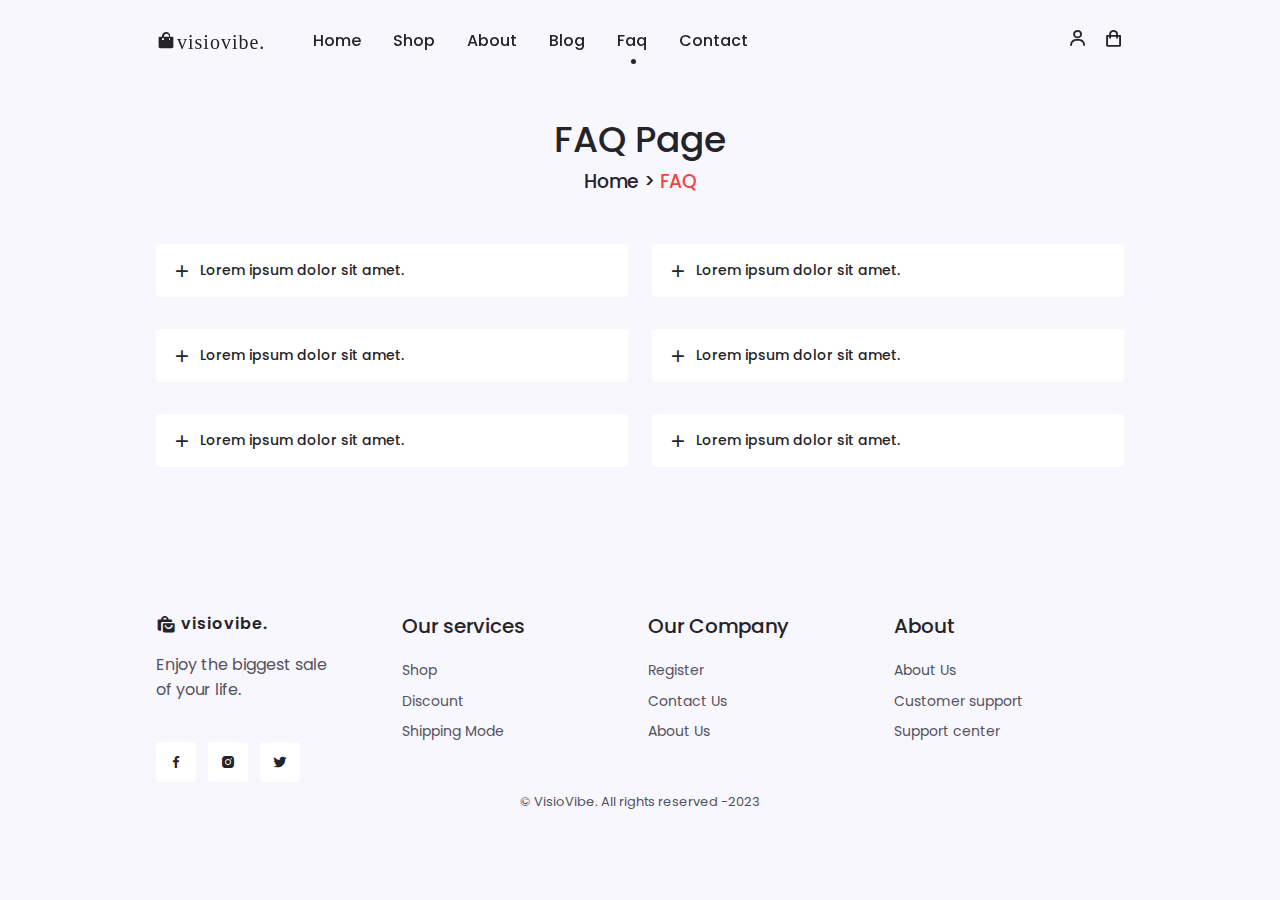
<file: faq.html>
<!DOCTYPE html>
<html lang="en">
  <head>
    <meta charset="UTF-8" />
    <meta
      http-equiv="X-UA-Compatible"
      content="IE=edge" />
    <meta
      name="viewport"
      content="width=device-width, initial-scale=1.0" />

    <!--=============== BOXICONS ===============-->
    <link
      rel="stylesheet"
      href="https://cdn.jsdelivr.net/npm/boxicons@latest/css/boxicons.min.css" />

    <!--=============== SWIPER CSS ===============-->
    <link
      rel="stylesheet"
      href="assets/css/swiper-bundle.min.css" />

    <!--=============== CSS ===============-->
    <link
      rel="stylesheet"
      href="assets/css/style.css" />
    <link
      rel="stylesheet"
      href="assets/css/colors/color-1.css" />

    <title>Responsive e-commerce website - VisioVibe</title>
  </head>
  <body>
    <!--=============== HEADER ===============-->
    <header
      class="header"
      id="header">
      <nav class="nav container">
        <a
          href="#home"
          class="nav__logo">
          <i class="bx bxs-shopping-bag nav__logo-icon">visiovibe.</i>
        </a>
        <div
          class="nav__menu"
          id="nav__menu">
          <ul class="nav__list">
            <li class="nav__item">
              <a
                href="index.html"
                class="nav__link">
                Home
              </a>
            </li>
            <li class="nav__item">
              <a
                href="shop.html"
                class="nav__link">
                Shop
              </a>
            </li>
            <li class="nav__item">
              <a
                href="about.html"
                class="nav__link">
                About
              </a>
            </li>
            <li class="nav__item">
              <a
                href="blog.html"
                class="nav__link">
                Blog
              </a>
            </li>
            <li class="nav__item">
              <a
                href="faq.html"
                class="nav__link active-link">
                Faq
              </a>
            </li>
            <li class="nav__item">
              <a
                href="contact.html"
                class="nav__link">
                Contact
              </a>
            </li>
          </ul>
          <div
            class="nav__close"
            id="nav-close">
            <i class="bx bx-x"></i>
          </div>
        </div>
        <div class="nav__btns">
          <div
            class="login__toggle"
            id="login-button">
            <i class="bx bx-user"></i>
          </div>
          <div
            class="nav__shop"
            id="cart-shop">
            <i class="bx bx-shopping-bag"></i>
          </div>
          <div
            class="nav__toggle"
            id="nav-toggle">
            <i class="bx bx-grid-alt"></i>
          </div>
        </div>
      </nav>
    </header>

    <!--=============== CART ===============-->
    <div
      class="cart"
      id="cart">
      <i
        class="bx bx-x cart__close"
        id="cart-close"></i>
      <h2 class="cart__title-center">My Cart</h2>
      <div class="cart__container">
        <article class="cart__card">
          <div class="cart__box">
            <img
              src="assets/img/cart-1.png"
              alt="cart image"
              class="cart__img" />
          </div>
          <div class="cart__details">
            <h3 class="cart__title">Windbreaker</h3>
            <span class="cart__price">$200</span>
            <div class="cart__amount">
              <div class="cart__amount-content">
                <span class="cart__amount-box">
                  <i class="bx bx-minus"></i>
                </span>

                <span class="cart_-amount-number">1</span>

                <span class="cart__amount-box">
                  <i class="bx bx-plus"></i>
                </span>
              </div>

              <i class="bx bx-trash cart__amount-trash"></i>
            </div>
          </div>
        </article>
        <article class="cart__card">
          <div class="cart__box">
            <img
              src="assets/img/cart-2.png"
              alt="cart image"
              class="cart__img" />
          </div>
          <div class="cart__details">
            <h3 class="cart__title">Cartoon</h3>
            <span class="cart__price">$200</span>
            <div class="cart__amount">
              <div class="cart__amount-content">
                <span class="cart__amount-box">
                  <i class="bx bx-minus"></i>
                </span>

                <span class="cart_-amount-number">1</span>

                <span class="cart__amount-box">
                  <i class="bx bx-plus"></i>
                </span>
              </div>

              <i class="bx bx-trash cart__amount-trash"></i>
            </div>
          </div>
        </article>
        <article class="cart__card">
          <div class="cart__box">
            <img
              src="assets/img/cart-3.png"
              alt="cart image"
              class="cart__img" />
          </div>
          <div class="cart__details">
            <h3 class="cart__title">Cardiagan Hoodie</h3>
            <span class="cart__price">$100</span>
            <div class="cart__amount">
              <div class="cart__amount-content">
                <span class="cart__amount-box">
                  <i class="bx bx-minus"></i>
                </span>

                <span class="cart_-amount-number">1</span>

                <span class="cart__amount-box">
                  <i class="bx bx-plus"></i>
                </span>
              </div>

              <i class="bx bx-trash cart__amount-trash"></i>
            </div>
          </div>
        </article>
      </div>
      <div class="cart__prices">
        <span class="cart__prices-item">3 item</span>
        <span class="cart__prices-total">$500</span>
      </div>
    </div>

    <!--=============== LOGIN ===============-->
    <div
      class="login"
      id="login">
      <i
        class="bx bx-x login__close"
        id="login-close"></i>
      <h2 class="login__title-center">Login</h2>
      <form
        action="#"
        class="login__form grid">
        <div class="login__content">
          <label
            for=""
            class="login__label">
            Email
          </label>
          <input
            type="email"
            name=""
            class="login__input" />
        </div>
        <div class="login__content">
          <label
            for=""
            class="login__label">
            Password
          </label>
          <input
            type="password"
            name=""
            class="login__input" />
        </div>

        <div>
          <a
            href="#"
            class="button">
            Sign-in
          </a>
        </div>
        <div>
          <p class="signup">
            Not a member?
            <a href="registration.html">Sign up now</a>
          </p>
        </div>
      </form>
    </div>
    <!--=============== MAIN ===============-->
    <main class="main">
      <!--=============== FAQ'S ===============-->
      <section class="questions section container">
        <h2 class="breadcrumb__title">FAQ Page</h2>
        <h3 class="breadcrumb__subtitle">
          Home >
          <span>FAQ</span>
        </h3>
        <div class="question__container grid">
          <div class="question__group">
            <div class="question__item">
              <header class="question__header">
                <i class="bx bx-plus question__icon"></i>
                <h3 class="question__item-title">
                  Lorem ipsum dolor sit amet.
                </h3>
              </header>
              <div class="question__content">
                <p class="question__description">
                  Lorem ipsum dolor sit amet consectetur adipisicing elit.
                  Provident quos minima mollitia sapiente libero. Aliquid
                </p>
              </div>
            </div>
            <div class="question__item">
              <header class="question__header">
                <i class="bx bx-plus question__icon"></i>
                <h2 class="question__item-title">
                  Lorem ipsum dolor sit amet.
                </h2>
              </header>
              <div class="question__content">
                <p class="question__description">
                  Lorem ipsum dolor sit amet consectetur adipisicing elit.
                  Provident quos minima mollitia sapiente libero. Aliquid
                </p>
              </div>
            </div>
            <div class="question__item">
              <header class="question__header">
                <i class="bx bx-plus question__icon"></i>
                <h2 class="question__item-title">
                  Lorem ipsum dolor sit amet.
                </h2>
              </header>
              <div class="question__content">
                <p class="question__description">
                  Lorem ipsum dolor sit amet consectetur adipisicing elit.
                  Provident quos minima mollitia sapiente libero. Aliquid
                </p>
              </div>
            </div>
          </div>
          <div class="question__group">
            <div class="question__item">
              <header class="question__header">
                <i class="bx bx-plus question__icon"></i>
                <h2 class="question__item-title">
                  Lorem ipsum dolor sit amet.
                </h2>
              </header>
              <div class="question__content">
                <p class="question__description">
                  Lorem ipsum dolor sit amet consectetur adipisicing elit.
                  Provident quos minima mollitia sapiente libero. Aliquid
                </p>
              </div>
            </div>
            <div class="question__item">
              <header class="question__header">
                <i class="bx bx-plus question__icon"></i>
                <h2 class="question__item-title">
                  Lorem ipsum dolor sit amet.
                </h2>
              </header>
              <div class="question__content">
                <p class="question__description">
                  Lorem ipsum dolor sit amet consectetur adipisicing elit.
                  Provident quos minima mollitia sapiente libero. Aliquid
                </p>
              </div>
            </div>
            <div class="question__item">
              <header class="question__header">
                <i class="bx bx-plus question__icon"></i>
                <h2 class="question__item-title">
                  Lorem ipsum dolor sit amet.
                </h2>
              </header>
              <div class="question__content">
                <p class="question__description">
                  Lorem ipsum dolor sit amet consectetur adipisicing elit.
                  Provident quos minima mollitia sapiente libero. Aliquid
                </p>
              </div>
            </div>
          </div>
        </div>
      </section>
    </main>

    <!--=============== FOOTER ===============-->
    <footer class="footer section">
      <div class="footer__container container grid">
        <!-- footer content 1-->
        <div class="footer__content">
          <a
            href="#"
            class="footer__logo">
            <i class="bx bxs-shopping-bags footer__logo-icon"></i>
            VisioVibe.
          </a>
          <p class="footer__description">
            Enjoy the biggest sale
            <br />
            of your life.
          </p>
          <ul class="footer__social">
            <a
              href="#"
              class="footer__social-link">
              <i class="bx bxl-facebook"></i>
            </a>
            <a
              href="#"
              class="footer__social-link">
              <i class="bx bxl-instagram-alt"></i>
            </a>
            <a
              href="#"
              class="footer__social-link">
              <i class="bx bxl-twitter"></i>
            </a>
          </ul>
        </div>
        <!-- footer content 2 -->
        <div class="footer__content">
          <h3 class="footer__title">Our services</h3>
          <ul class="footer__links">
            <li>
              <a
                href="#"
                class="footer__link">
                Shop
              </a>
            </li>
            <li>
              <a
                href="#"
                class="footer__link">
                Discount
              </a>
            </li>
            <li>
              <a
                href="#"
                class="footer__link">
                Shipping Mode
              </a>
            </li>
          </ul>
        </div>
        <!-- footer content 3-->
        <div class="footer__content">
          <h3 class="footer__title">Our Company</h3>
          <ul class="footer__links">
            <li>
              <a
                href="#"
                class="footer__link">
                Register
              </a>
            </li>
            <li>
              <a
                href="#"
                class="footer__link">
                Contact Us
              </a>
            </li>
            <li>
              <a
                href="#"
                class="footer__link">
                About Us
              </a>
            </li>
          </ul>
        </div>
        <!-- footer content 4-->
        <div class="footer__content">
          <h3 class="footer__title">About</h3>
          <ul class="footer__links">
            <li>
              <a
                href="#"
                class="footer__link">
                About Us
              </a>
            </li>
            <li>
              <a
                href="#"
                class="footer__link">
                Customer support
              </a>
            </li>
            <li>
              <a
                href="#"
                class="footer__link">
                Support center
              </a>
            </li>
          </ul>
        </div>
      </div>
      <span class="footer__copy">
        &copy; VisioVibe. All rights reserved -2023
      </span>
    </footer>

    <!--=============== SCROLL UP ===============-->
    <a
      href="#"
      class="scrollup"
      id="scroll-up">
      <i class="bx bx-up-arrow-alt scroll__icon"></i>
    </a>

    <!--=============== SCROLL UP ===============-->

    <!--=============== STYLE SWITCHER ===============-->

    <!--=============== SWIPER JS ===============-->
    <script src="assets/js/swiper-bundle.min.js"></script>

    <!--=============== JS ===============-->
    <script src="assets/js/main.js"></script>
  </body>
</html>
</file>
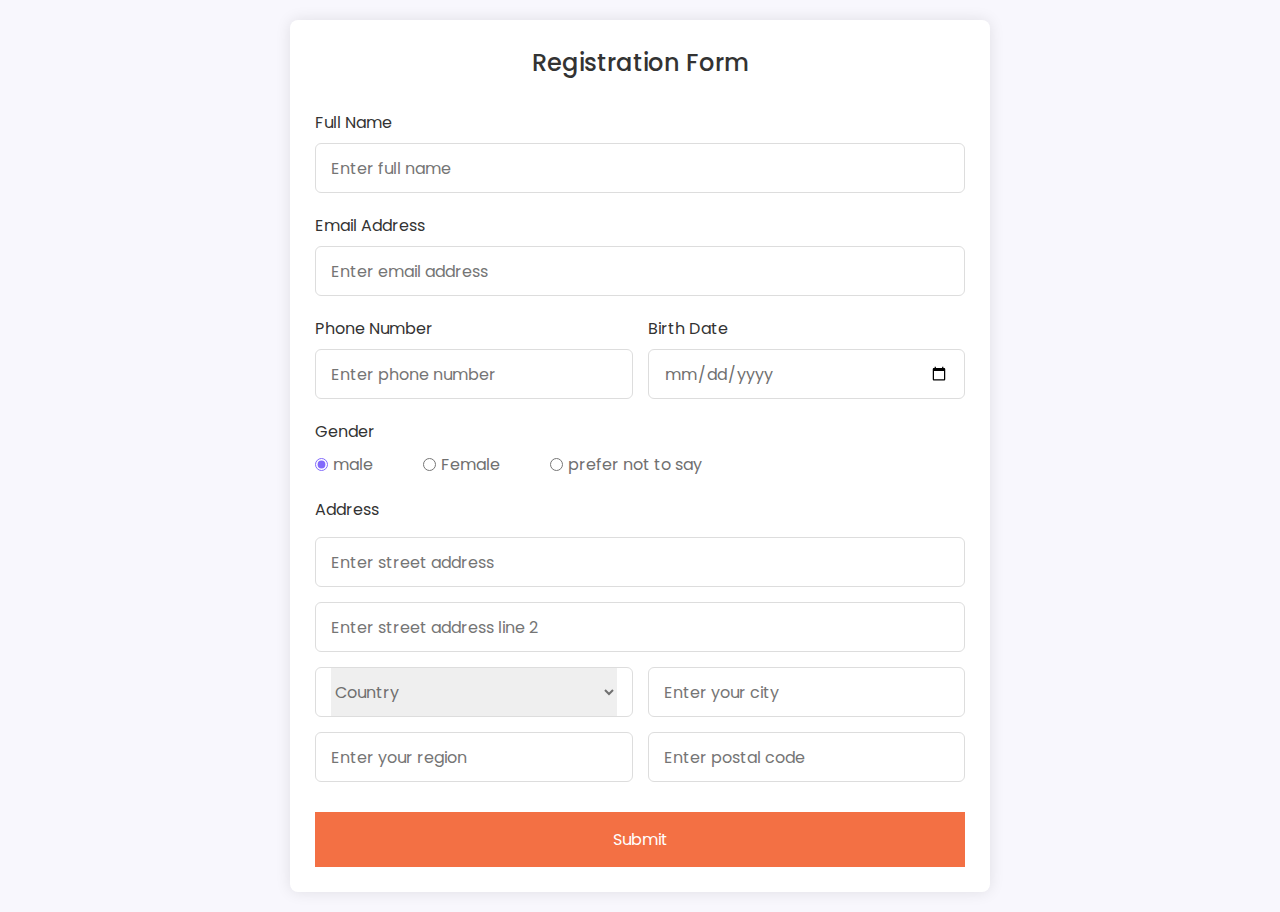
<file: registration.html>
<!DOCTYPE html>
<html lang="en">
  <head>
    <meta charset="UTF-8" />
    <meta
      name="viewport"
      content="width=device-width, initial-scale=1.0" />
    <meta
      http-equiv="X-UA-Compatible"
      content="ie=edge" />
    <title>Registration Form in HTML CSS</title>
    <!---Custom CSS File--->
    <link
      rel="stylesheet"
      href="assets/css/regiester.css" />
  </head>
  <body>
    <section class="container">
      <header>Registration Form</header>
      <form
        action="#"
        class="form">
        <div class="input-box">
          <label>Full Name</label>
          <input
            type="text"
            placeholder="Enter full name"
            required />
        </div>

        <div class="input-box">
          <label>Email Address</label>
          <input
            type="text"
            placeholder="Enter email address"
            required />
        </div>

        <div class="column">
          <div class="input-box">
            <label>Phone Number</label>
            <input
              type="number"
              placeholder="Enter phone number"
              required />
          </div>
          <div class="input-box">
            <label>Birth Date</label>
            <input
              type="date"
              placeholder="Enter birth date"
              required />
          </div>
        </div>
        <div class="gender-box">
          <h3>Gender</h3>
          <div class="gender-option">
            <div class="gender">
              <input
                type="radio"
                id="check-male"
                name="gender"
                checked />
              <label for="check-male">male</label>
            </div>
            <div class="gender">
              <input
                type="radio"
                id="check-female"
                name="gender" />
              <label for="check-female">Female</label>
            </div>
            <div class="gender">
              <input
                type="radio"
                id="check-other"
                name="gender" />
              <label for="check-other">prefer not to say</label>
            </div>
          </div>
        </div>
        <div class="input-box address">
          <label>Address</label>
          <input
            type="text"
            placeholder="Enter street address"
            required />
          <input
            type="text"
            placeholder="Enter street address line 2"
            required />
          <div class="column">
            <div class="select-box">
              <select>
                <option hidden>Country</option>
                <option>America</option>
                <option>Japan</option>
                <option>India</option>
                <option>Nepal</option>
              </select>
            </div>
            <input
              type="text"
              placeholder="Enter your city"
              required />
          </div>
          <div class="column">
            <input
              type="text"
              placeholder="Enter your region"
              required />
            <input
              type="number"
              placeholder="Enter postal code"
              required />
          </div>
        </div>
        <button>Submit</button>
      </form>
    </section>
  </body>
</html>
</file>
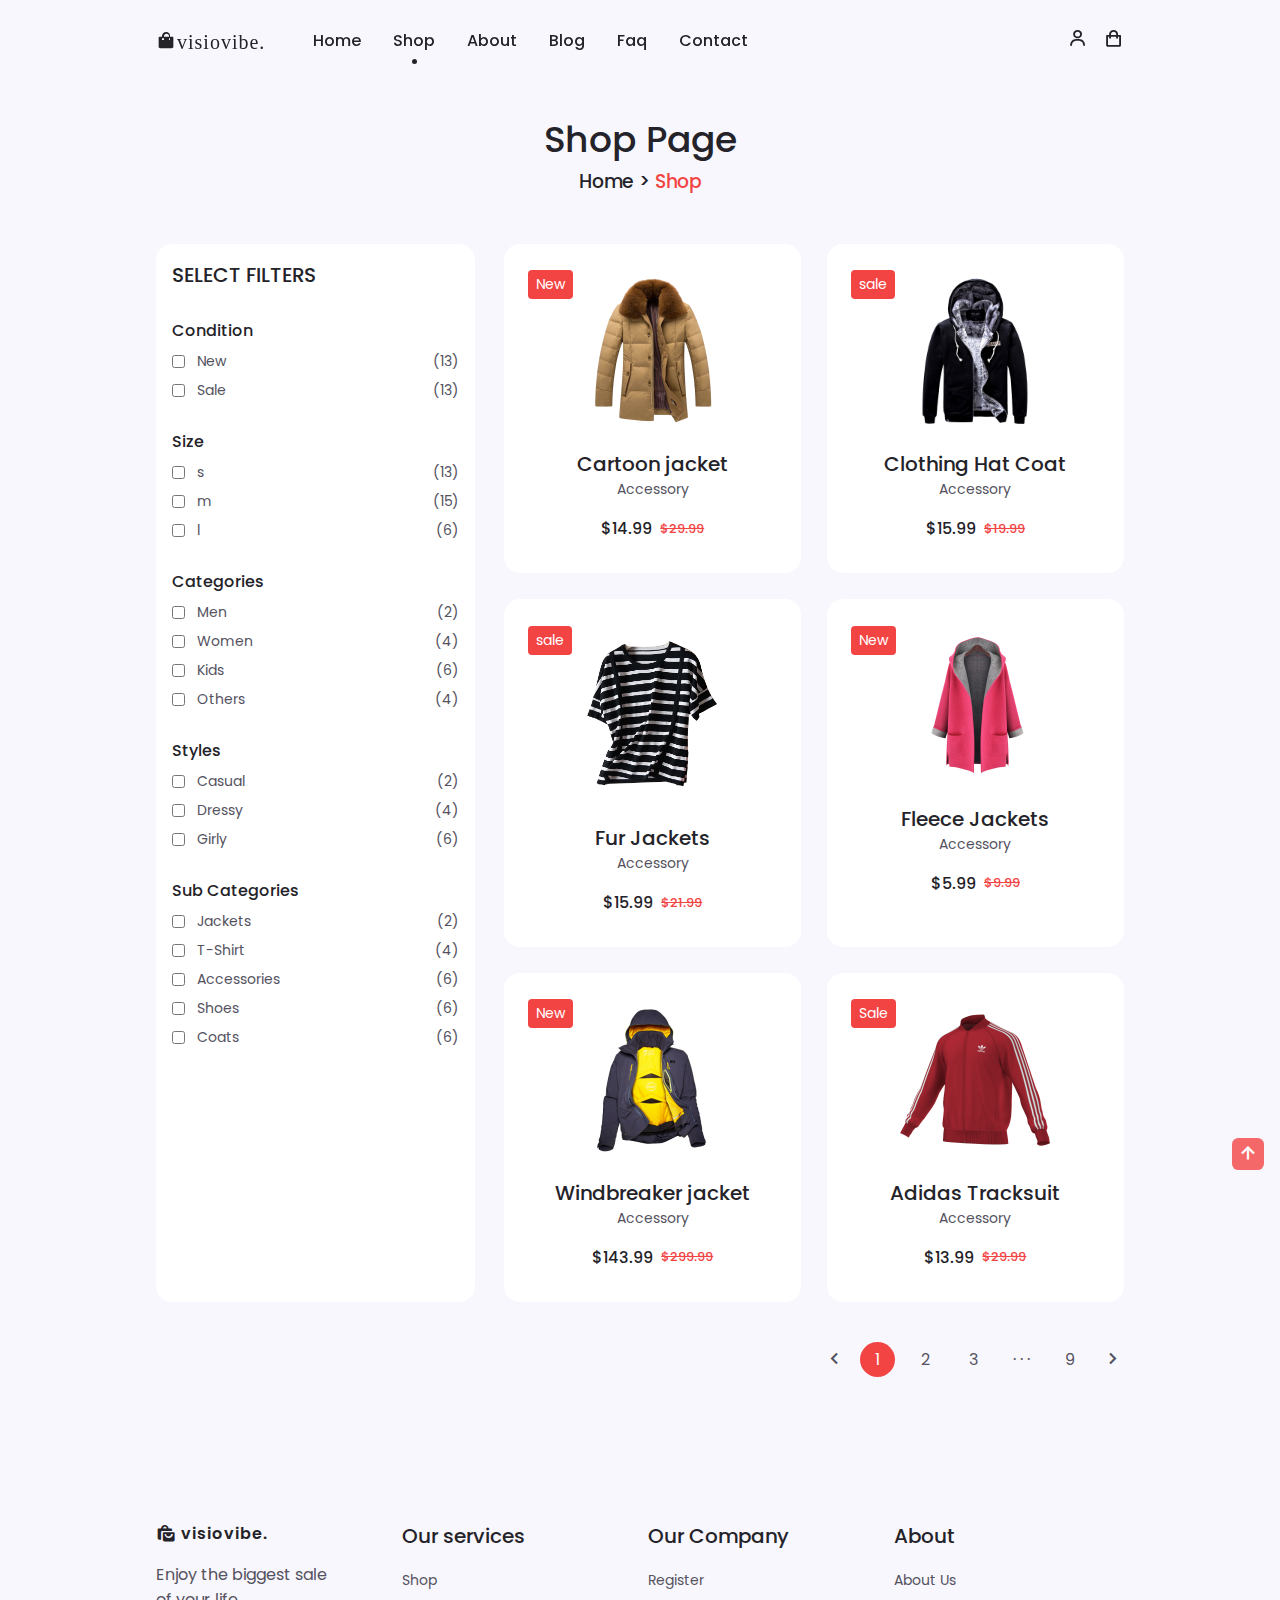
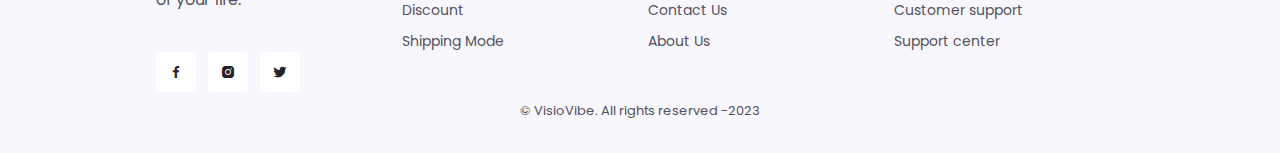
<file: shop.html>
<!DOCTYPE html><html lang="en">
  <head>
    <meta charset="UTF-8" />
    <meta
      http-equiv="X-UA-Compatible"
      content="IE=edge" />
    <meta
      name="viewport"
      content="width=device-width, initial-scale=1.0" />

    <!--=============== BOXICONS ===============-->
    <link
      rel="stylesheet"
      href="https://cdn.jsdelivr.net/npm/boxicons@latest/css/boxicons.min.css" />

    <!--=============== SWIPER CSS ===============-->
    <link
      rel="stylesheet"
      href="assets/css/swiper-bundle.min.css" />

    <!--=============== CSS ===============-->
    <link
      rel="stylesheet"
      href="assets/css/style.css" />
    <link
      rel="stylesheet"
      href="assets/css/colors/color-1.css" />

    <title>Responsive e-commerce website - visiovibe</title>
  </head>
  <body>
    <!--=============== HEADER ===============-->
    <header
      class="header"
      id="header">
      <nav class="nav container">
        <a
          href="#home"
          class="nav__logo">
          <i class="bx bxs-shopping-bag nav__logo-icon">visiovibe.</i>
        </a>
        <div
          class="nav__menu"
          id="nav__menu">
          <ul class="nav__list">
            <li class="nav__item">
              <a
                href="index.html"
                class="nav__link">
                Home
              </a>
            </li>
            <li class="nav__item">
              <a
                href="shop.html"
                class="nav__link active-link">
                Shop
              </a>
            </li>
            <li class="nav__item">
              <a
                href="about.html"
                class="nav__link">
                About
              </a>
            </li>
            <li class="nav__item">
              <a
                href="blog.html"
                class="nav__link">
                Blog
              </a>
            </li>
            <li class="nav__item">
              <a
                href="faq.html"
                class="nav__link">
                Faq
              </a>
            </li>
            <li class="nav__item">
              <a
                href="contact.html"
                class="nav__link">
                Contact
              </a>
            </li>
          </ul>
          <div
            class="nav__close"
            id="nav-close">
            <i class="bx bx-x"></i>
          </div>
        </div>
        <div class="nav__btns">
          <div
            class="login__toggle"
            id="login-button">
            <i class="bx bx-user"></i>
          </div>
          <div
            class="nav__shop"
            id="cart-shop">
            <i class="bx bx-shopping-bag"></i>
          </div>
          <div
            class="nav__toggle"
            id="nav-toggle">
            <i class="bx bx-grid-alt"></i>
          </div>
        </div>
      </nav>
    </header>

    <!--=============== CART ===============-->
    <div
      class="cart"
      id="cart">
      <i
        class="bx bx-x cart__close"
        id="cart-close"></i>
      <h2 class="cart__title-center">My Cart</h2>
      <div class="cart__container">
        <article class="cart__card">
          <div class="cart__box">
            <img
              src="assets/img/cart-1.png"
              alt="cart image"
              class="cart__img" />
          </div>
          <div class="cart__details">
            <h3 class="cart__title">Windbreaker</h3>
            <span class="cart__price">$200</span>
            <div class="cart__amount">
              <div class="cart__amount-content">
                <span class="cart__amount-box">
                  <i class="bx bx-minus"></i>
                </span>

                <span class="cart_-amount-number">1</span>

                <span class="cart__amount-box">
                  <i class="bx bx-plus"></i>
                </span>
              </div>

              <i class="bx bx-trash cart__amount-trash"></i>
            </div>
          </div>
        </article>
        <article class="cart__card">
          <div class="cart__box">
            <img
              src="assets/img/cart-2.png"
              alt="cart image"
              class="cart__img" />
          </div>
          <div class="cart__details">
            <h3 class="cart__title">Cartoon</h3>
            <span class="cart__price">$200</span>
            <div class="cart__amount">
              <div class="cart__amount-content">
                <span class="cart__amount-box">
                  <i class="bx bx-minus"></i>
                </span>

                <span class="cart_-amount-number">1</span>

                <span class="cart__amount-box">
                  <i class="bx bx-plus"></i>
                </span>
              </div>

              <i class="bx bx-trash cart__amount-trash"></i>
            </div>
          </div>
        </article>
        <article class="cart__card">
          <div class="cart__box">
            <img
              src="assets/img/cart-3.png"
              alt="cart image"
              class="cart__img" />
          </div>
          <div class="cart__details">
            <h3 class="cart__title">Cardiagan Hoodie</h3>
            <span class="cart__price">$100</span>
            <div class="cart__amount">
              <div class="cart__amount-content">
                <span class="cart__amount-box">
                  <i class="bx bx-minus"></i>
                </span>

                <span class="cart_-amount-number">1</span>

                <span class="cart__amount-box">
                  <i class="bx bx-plus"></i>
                </span>
              </div>

              <i class="bx bx-trash cart__amount-trash"></i>
            </div>
          </div>
        </article>
      </div>
      <div class="cart__prices">
        <span class="cart__prices-item">3 item</span>
        <span class="cart__prices-total">$500</span>
      </div>
    </div>

    <!--=============== LOGIN ===============-->
    <div
      class="login"
      id="login">
      <i
        class="bx bx-x login__close"
        id="login-close"></i>
      <h2 class="login__title-center">Login</h2>
      <form
        action="#"
        class="login__form grid">
        <div class="login__content">
          <label
            for=""
            class="login__label">
            Email
          </label>
          <input
            type="email"
            name=""
            id=""
            class="login__input" />
        </div>
        <div class="login__content">
          <label
            for=""
            class="login__label">
            Password
          </label>
          <input
            type="password"
            name=""
            id=""
            class="login__input" />
        </div>

        <div>
          <a
            href="#"
            class="button">
            Sign-in
          </a>
        </div>
        <div>
          <p class="signup">
            Not a member?
            <a href="registration.html">Sign up now</a>
          </p>
        </div>
      </form>
    </div>
    <!--=============== MAIN ===============-->
    <main class="main">
      <!--=============== SHOP ===============-->
      <section class="shop section container">
        <h2 class="breadcrumb__title">Shop Page</h2>
        <h3 class="breadcrumb__subtitle">
          Home >
          <span>Shop</span>
        </h3>
        <div class="shop__container grid">
          <div class="sidebar">
            <h3 class="filter__title">Select Filters</h3>
            <div class="filter__content">
              <h3 class="filter__subtitle">Condition</h3>
              <div class="filter">
                <input
                  type="checkbox"
                  name=""
                  id="" />
                <p>New</p>
                <span>(13)</span>
              </div>
              <div class="filter">
                <input
                  type="checkbox"
                  name=""
                  id="" />
                <p>Sale</p>
                <span>(13)</span>
              </div>
            </div>
            <div class="filter__content">
              <h3 class="filter__subtitle">Size</h3>
              <div class="filter">
                <input
                  type="checkbox"
                  name=""
                  id="" />
                <p>s</p>
                <span>(13)</span>
              </div>
              <div class="filter">
                <input
                  type="checkbox"
                  name=""
                  id="" />
                <p>m</p>
                <span>(15)</span>
              </div>
              <div class="filter">
                <input
                  type="checkbox"
                  name=""
                  id="" />
                <p>l</p>
                <span>(6)</span>
              </div>
            </div>
            <div class="filter__content">
              <h3 class="filter__subtitle">Categories</h3>
              <div class="filter">
                <input
                  type="checkbox"
                  name=""
                  id="" />
                <p>Men</p>
                <span>(2)</span>
              </div>
              <div class="filter">
                <input
                  type="checkbox"
                  name=""
                  id="" />
                <p>Women</p>
                <span>(4)</span>
              </div>
              <div class="filter">
                <input
                  type="checkbox"
                  name=""
                  id="" />
                <p>Kids</p>
                <span>(6)</span>
              </div>
              <div class="filter">
                <input
                  type="checkbox"
                  name=""
                  id="" />
                <p>Others</p>
                <span>(4)</span>
              </div>
            </div>
            <div class="filter__content">
              <h3 class="filter__subtitle">Styles</h3>
              <div class="filter">
                <input
                  type="checkbox"
                  name=""
                  id="" />
                <p>Casual</p>
                <span>(2)</span>
              </div>
              <div class="filter">
                <input
                  type="checkbox"
                  name=""
                  id="" />
                <p>Dressy</p>
                <span>(4)</span>
              </div>
              <div class="filter">
                <input
                  type="checkbox"
                  name=""
                  id="" />
                <p>Girly</p>
                <span>(6)</span>
              </div>
            </div>
            <div class="filter__content">
              <h3 class="filter__subtitle">Sub Categories</h3>
              <div class="filter">
                <input
                  type="checkbox"
                  name=""
                  id="" />
                <p>Jackets</p>
                <span>(2)</span>
              </div>
              <div class="filter">
                <input
                  type="checkbox"
                  name=""
                  id="" />
                <p>T-Shirt</p>
                <span>(4)</span>
              </div>
              <div class="filter">
                <input
                  type="checkbox"
                  name=""
                  id="" />
                <p>Accessories</p>
                <span>(6)</span>
              </div>
              <div class="filter">
                <input
                  type="checkbox"
                  name=""
                  id="" />
                <p>Shoes</p>
                <span>(6)</span>
              </div>
              <div class="filter">
                <input
                  type="checkbox"
                  name=""
                  id="" />
                <p>Coats</p>
                <span>(6)</span>
              </div>
            </div>
          </div>
          <div class="shop__items grid">
            <div class="shop__content">
              <div class="shop__tag">New</div>
              <img
                src="assets/img/product-1.png"
                alt=""
                class="shop__img" />
              <h3 class="shop__title">Cartoon jacket</h3>
              <span class="shop__subtitle">Accessory</span>

              <div class="shop__prices">
                <span class="shop__price">$14.99</span>
                <span class="shop__discount">$29.99</span>
              </div>
              <a
                href="details.html"
                class="button shop__button">
                <i class="bx bx-cart-alt shop__icon"></i>
              </a>
            </div>
            <div class="shop__content">
              <div class="shop__tag">sale</div>
              <img
                src="assets/img/product-2.png"
                alt=""
                class="shop__img" />
              <h3 class="shop__title">Clothing Hat Coat</h3>
              <span class="shop__subtitle">Accessory</span>

              <div class="shop__prices">
                <span class="shop__price">$15.99</span>
                <span class="shop__discount">$19.99</span>
              </div>
              <a
                href="details.html"
                class="button shop__button">
                <i class="bx bx-cart-alt shop__icon"></i>
              </a>
            </div>
            <div class="shop__content">
              <div class="shop__tag">sale</div>
              <img
                src="assets/img/product-3.png"
                alt=""
                class="shop__img" />
              <h3 class="shop__title">Fur Jackets</h3>
              <span class="shop__subtitle">Accessory</span>

              <div class="shop__prices">
                <span class="shop__price">$15.99</span>
                <span class="shop__discount">$21.99</span>
              </div>
              <a
                href="details.html"
                class="button shop__button">
                <i class="bx bx-cart-alt shop__icon"></i>
              </a>
            </div>
            <div class="shop__content">
              <div class="shop__tag">New</div>
              <img
                src="assets/img/product-4.png"
                alt=""
                class="shop__img" />
              <h3 class="shop__title">Fleece Jackets</h3>
              <span class="shop__subtitle">Accessory</span>

              <div class="shop__prices">
                <span class="shop__price">$5.99</span>
                <span class="shop__discount">$9.99</span>
              </div>
              <a
                href="details.html"
                class="button shop__button">
                <i class="bx bx-cart-alt shop__icon"></i>
              </a>
            </div>
            <div class="shop__content">
              <div class="shop__tag">New</div>
              <img
                src="assets/img/product-5.png"
                alt=""
                class="shop__img" />
              <h3 class="shop__title">Windbreaker jacket</h3>
              <span class="shop__subtitle">Accessory</span>

              <div class="shop__prices">
                <span class="shop__price">$143.99</span>
                <span class="shop__discount">$299.99</span>
              </div>
              <a
                href="details.html"
                class="button shop__button">
                <i class="bx bx-cart-alt shop__icon"></i>
              </a>
            </div>
            <div class="shop__content">
              <div class="shop__tag">Sale</div>
              <img
                src="assets/img/product-6.png"
                alt=""
                class="shop__img" />
              <h3 class="shop__title">Adidas Tracksuit</h3>
              <span class="shop__subtitle">Accessory</span>

              <div class="shop__prices">
                <span class="shop__price">$13.99</span>
                <span class="shop__discount">$29.99</span>
              </div>
              <a
                href="details.html"
                class="button shop__button">
                <i class="bx bx-cart-alt shop__icon"></i>
              </a>
            </div>
          </div>
        </div>
        <div class="pagination">
          <i class="bx bx-chevron-left pagination__icon"></i>
          <span class="current">1</span>
          <span>2</span>
          <span>3</span>
          <span>&middot; &middot; &middot;</span>
          <span>9</span>

          <i class="bx bx-chevron-right pagination__icon"></i>
        </div>
      </section>
    </main>

    <!--=============== FOOTER ===============-->
    <footer class="footer section">
      <div class="footer__container container grid">
        <!-- footer content 1-->
        <div class="footer__content">
          <a
            href="#"
            class="footer__logo">
            <i class="bx bxs-shopping-bags footer__logo-icon"></i>
            VisioVibe.
          </a>
          <p class="footer__description">
            Enjoy the biggest sale
            <br />
            of your life.
          </p>
          <ul class="footer__social">
            <a
              href="#"
              class="footer__social-link">
              <i class="bx bxl-facebook"></i>
            </a>
            <a
              href="#"
              class="footer__social-link">
              <i class="bx bxl-instagram-alt"></i>
            </a>
            <a
              href="#"
              class="footer__social-link">
              <i class="bx bxl-twitter"></i>
            </a>
          </ul>
        </div>
        <!-- footer content 2 -->
        <div class="footer__content">
          <h3 class="footer__title">Our services</h3>
          <ul class="footer__links">
            <li>
              <a
                href="#"
                class="footer__link">
                Shop
              </a>
            </li>
            <li>
              <a
                href="#"
                class="footer__link">
                Discount
              </a>
            </li>
            <li>
              <a
                href="#"
                class="footer__link">
                Shipping Mode
              </a>
            </li>
          </ul>
        </div>
        <!-- footer content 3-->
        <div class="footer__content">
          <h3 class="footer__title">Our Company</h3>
          <ul class="footer__links">
            <li>
              <a
                href="#"
                class="footer__link">
                Register
              </a>
            </li>
            <li>
              <a
                href="#"
                class="footer__link">
                Contact Us
              </a>
            </li>
            <li>
              <a
                href="#"
                class="footer__link">
                About Us
              </a>
            </li>
          </ul>
        </div>
        <!-- footer content 4-->
        <div class="footer__content">
          <h3 class="footer__title">About</h3>
          <ul class="footer__links">
            <li>
              <a
                href="#"
                class="footer__link">
                About Us
              </a>
            </li>
            <li>
              <a
                href="#"
                class="footer__link">
                Customer support
              </a>
            </li>
            <li>
              <a
                href="#"
                class="footer__link">
                Support center
              </a>
            </li>
          </ul>
        </div>
      </div>
      <span class="footer__copy">
        &copy; VisioVibe. All rights reserved -2023
      </span>
    </footer>

    <!--=============== SCROLL UP ===============-->
    <a
      href="#"
      class="scrollup"
      id="scroll-up">
      <i class="bx bx-up-arrow-alt scroll__icon"></i>
    </a>
    <!--=============== STYLE SWITCHER ===============-->

    <!--=============== SWIPER JS ===============-->
    <script src="assets/js/swiper-bundle.min.js"></script>

    <!--=============== JS ===============-->
    <script src="assets/js/main.js"></script>
  </body>
</html>
</file>
<file: assets/css/style.css>
/*=============== GOOGLE FONTS ===============*/@import url('https://fonts.googleapis.com/css2?family=Poppins:wght@400;500;600;900&display=swap');

/*=============== VARIABLES CSS ===============*/
:root {
  --header-height: 3.5rem;

  /*========== Colors ==========*/
  --title-color: hsl(250, 8%, 15%);
  --text-color: hsl(250, 8%, 35%);
  --body-color: hsl(250, 60%, 98%);
  --container-color: #fff;
  --shadow: hsla(0, 0%, 15%, 0.1);
  --scroll-bar-color: hsl(250, 12%, 90%);
  --scroll-thumb-color: hsl(250, 12%, 80%);

  /*========== Font and typography ==========*/
  --body-font: 'Poppins', sans-serif;
  --biggest-font-size: 4rem;
  --h1-font-size: 2.25rem;
  --h2-font-size: 1.5rem;
  --h3-font-size: 1.25rem;
  --normal-font-size: 1rem;
  --small-font-size: 0.875rem;
  --smaller-font-size: 0.813rem;

  /*========== Font weight ==========*/
  --font-medium: 500;
  --font-bold: 600;

  /*========== Margenes Bottom ==========*/
  --mb-0-5: 0.5rem;
  --mb-0-75: 0.75rem;
  --mb-1: 1rem;
  --mb-1-5: 1.5rem;
  --mb-2: 2rem;
  --mb-2-5: 2.5rem;
  --mb-3: 3rem;

  /*========== z index ==========*/
  --z-tooltip: 10;
  --z-fixed: 100;
}

/* Responsive typography */
@media screen and (max-width: 992px) {
  :root {
    --biggest-font-size: 2rem;
    --h1-font-size: 1.5rem;
    --h2-font-size: 1.25rem;
    --h3-font-size: 1rem;
    --normal-font-size: 0.938rem;
    --small-font-size: 0.813rem;
    --smaller-font-size: 0.75rem;
  }
}

/*=============== BASE ===============*/
* {
  box-sizing: border-box;
  margin: 0;
  padding: 0;
}

html {
  scroll-behavior: smooth;
}

body,
button,
input {
  font-family: var(--body-font);
  font-size: var(--normal-font-size);
}

body {
  background-color: var(--body-color);
  color: var(--text-color);
}

h1,
h2,
h3,
h4 {
  color: var(--title-color);
  font-weight: var(--font-medium);
}

ul {
  list-style: none;
}

a {
  text-decoration: none;
}

img {
  max-width: 100%;
  height: auto;
}

button {
  cursor: pointer;
}

button,
input {
  border: none;
  outline: none;
}

/*=============== REUSABLE CSS CLASSES ===============*/
.section {
  padding: 7rem 0 2rem;
}

.section__title,
.breadcrumb__title {
  font-size: var(--h1-font-size);
}
.breadcrumb__subtitle span {
  color: var(--first-color);
}

.section__title,
.breadcrumb__subtitle {
  margin-bottom: var(--mb-3);
}

.section__title,
.breadcrumb__title,
.breadcrumb__subtitle {
  text-align: center;
}

/*=============== LAYOUT ===============*/
.container {
  max-width: 968px;
  margin-left: auto;
  margin-right: auto;
}

.grid {
  display: grid;
}

/*=============== HEADER SECTION ===============*/
.header {
  width: 100%;
  background: transparent;
  position: fixed;
  top: 0;
  left: 0;
  z-index: var(--z-fixed);
}

/*=============== NAV ===============*/
.nav {
  height: calc(var(--header-height) + 1.5rem);
  display: flex;
  justify-content: space-between;
  align-items: center;
  column-gap: 3rem;
}
.nav__close,
.login__toggle,
.nav__logo,
.nav__toggle,
.nav__shop {
  color: var(--title-color);
}
.nav__logo {
  text-transform: lowercase;
  font-weight: var(--font-bold);
  letter-spacing: 1px;
  display: inline-flex;
  align-items: center;
  column-gap: 0.25rem;
}
.nav__logo-icon {
  font-size: 1.25rem;
}
.nav__btns {
  display: flex;
  align-items: center;
  column-gap: 1rem;
  margin-left: auto;
}
.nav__toggle,
.login__toggle,
.nav__shop {
  font-size: 1.25rem;
  cursor: pointer;
}
.nav__list {
  display: flex;
  /* justify-content: space-between; */
  column-gap: 2rem;
  align-items: center;
}
.nav__link {
  color: var(--title-color);
  font-weight: var(--font-medium);
  font-size: var(--normal-font-size);
  transition: 0.3s;
}
.nav__link:hover {
  color: var(--first-color);
}
.nav__close {
  font-size: 2rem;
  position: absolute;
  top: 0.9rem;
  right: 1.25rem;
  cursor: pointer;
}
.nav__close,
.nav__toggle {
  display: none;
}
/* Change background header */
.scroll-header {
  background-color: var(--body-color);
  box-shadow: 0 1px 4px var(--shadow);
}
/* Active link */
.active-link {
  position: relative;
}
.active-link::before {
  content: '';
  position: absolute;
  bottom: -0.75rem;
  left: 45%;
  width: 5px;
  height: 5px;
  background: var(--title-color);
  border-radius: 50%;
}

/*=============== MAIN ===============*/
/*========== HOME SECTION ==========*/
.home__content {
  padding: 9rem 0 2rem;
  grid-template-columns: repeat(2, 1fr);
  column-gap: 3rem;
}
.home__group {
  display: grid;
  position: relative;
  padding-top: 2rem;
}
.home__img {
  height: 420px;
  transform: translateY(-3rem);
  justify-self: center;
}
.home__indicator {
  width: 8px;
  height: 8px;
  border-radius: 50%;
  background: var(--title-color);
  position: absolute;
  bottom: 15%;
  left: 45%;
}
.home__indicator::after {
  content: '';
  position: absolute;
  width: 1px;
  height: 75px;
  background: var(--title-color);
  top: 0;
  right: 45%;
}

.home__details-img {
  position: absolute;
  bottom: 0;
  right: 58%;
}
.home__details-title,
.home__details-subtitle {
  display: block;
  font-size: var(--small-font-size);
  text-align: right;
}
.home__details-subtitle {
  font-size: var(--h3-font-size);
  text-transform: uppercase;
  margin-bottom: var(--mb-1);
}
.home__title {
  font-size: var(--biggest-font-size);
  text-transform: uppercase;
  margin-bottom: var(--mb-1-5);
}
.home__description {
  margin-bottom: var(--mb-2-5);
  padding-right: 2rem;
}
.home__buttons {
  display: flex;
  justify-content: space-between;
}

/* Swiper Class */
.swiper-pagination {
  position: initial;
  margin-top: var(--mb-2-5);
}
.swiper-pagination-bullet {
  width: 5px;
  height: 5px;
  background: var(--title-color);
  opacity: 1;
}
.swiper-pagination-horizontal.swiper-pagination-bullets
  .swiper-pagination-bullet {
  margin: 0 0.5rem;
}
.swiper-pagination-bullet-active {
  width: 1.5rem;
  height: 5px;
  border-radius: 0.5rem;
}

/*=
============== BUTTONS ===============*/
/* todo: sign -up button */
.button {
  display: inline-block;
  background: var(--first-color);
  padding: 1rem 1rem;
  border-radius: 0.5rem;
  font-weight: var(--font-medium);
  transition: 0.3s;
  color: #fff;
}
.button:hover {
  background: var(--first-color-alt);
}
.button__icon {
  font-size: 1.25rem;
}
.button--link {
  color: var(--title-color);
}
.button--flex {
  display: inline-flex;
  justify-content: space-between;
  column-gap: 0.5rem;
}
/*========== DISCOUNT SECTION ==========*/
.discount__container {
  grid-template-columns: repeat(2, max-content);
  justify-content: center;
  align-items: center;
  column-gap: 7rem;
  background: var(--container-color);
  padding: 3rem 0;
  border-radius: 3rem;
}
.discount__img {
  width: 200px;
}
.discount__data {
  padding-left: 6rem;
  text-align: center;
}
.discount__title {
  font-size: var(--h2-font-size);
  margin-bottom: var(--mb-2-5);
}

/*========== NEW ARRIVALS SECTION ==========*/
.new__container {
  padding-top: 1rem;
}
.new__img {
  width: 150px;
  margin-bottom: var(--mb-1);
  transition: 0.3s;
}
.new__content {
  position: relative;
  background-color: var(--container-color);
  width: 310px;
  padding: 2rem 0;
  border-radius: 1rem;
  /* align-items: center; */
  text-align: center;
  transition: 0.3s;
  overflow: hidden;
}
.new__tag {
  position: absolute;
  top: 8%;
  left: 8%;
  background: var(--first-color);
  color: white;
  font-size: var(--small-font-size);
  padding: 0.25rem 0.5rem;
  border-radius: 0.25rem;
}
.new__title {
  font-size: var(--h3-font-size);
  font-weight: var(--font-bold);
  /* margin-bottom: var(--mb-1); */
}
.new__subtitle {
  display: block;
  font-size: var(--small-font-size);
  margin-bottom: var(--mb-1);
}
.new__prices {
  display: inline-flex;
  align-items: center;
  column-gap: 0.5rem;
}
.new__price {
  font-weight: var(--font-medium);
  color: var(--title-color);
}
.new__discount {
  color: var(--first-color);
  font-size: var(--smaller-font-size);
  text-decoration: line-through;
  font-weight: var(--font-medium);
}
.new__button {
  display: inline-flex;
  padding: 0.5rem;
  border-radius: 0.25rem 0.25rem 0.75rem 0.25rem;
  bottom: 0;
  right: -3rem;
  position: absolute;
}
.new__icon {
  font-size: 1.25rem;
}
.new__content:hover .new__img {
  transform: translateY(-0.5rem);
}

.new__content:hover .new__button {
  right: 0;
}

/*========== STEPS SECTION ==========*/
.steps__bg {
  background: var(--container-color);
  padding: 3.5rem 2.5rem;
}
.steps__container {
  grid-template-columns: repeat(3, 1fr);
  column-gap: 2rem;
  padding-top: 1rem;
}
.steps__card {
  background: var(--body-color);
  padding: 2.5rem 3rem 2rem 1.5rem;
  border-radius: 1rem;
  transition: 0.5s;
}
.steps__card-number {
  display: inline-flex;
  background: var(--first-color);
  color: white;
  padding: 0.5rem 0.75rem;
  border-radius: 0.25rem;
  font-size: var(--h2-font-size);
  margin-bottom: var(--mb-1);
  transition: 0.3s;
}
.steps__card-title {
  font-size: var(--normal-font-size);
  margin-bottom: var(--mb-0-5);
}
.steps__card-description {
  font-size: var(--small-font-size);
}
.steps__card:hover {
  border: 2px solid var(--first-color);
  box-shadow: 10px lightgray;
}
.steps__card:hover .steps__card-number {
  transform: translateY(-0.25rem);
}

/*========== NEWSLETTER SECTION ==========*/
.newsletter__container {
  display: grid;
  grid-template-columns: 0.5fr;
  justify-content: center;
  /* background: var(--container-color); */
}
.newsletter__description {
  padding: 0 3rem;
  text-align: center;
  margin-bottom: var(--mb-1-5);
}
.newsletter__form {
  background: var(--container-color);
  padding: 1rem;
  display: flex;
  justify-content: space-between;
  border-radius: 0.75rem;
}

.newsletter__input {
  width: 70%;
  padding: 0 0.5rem;
  background: none;
  color: var(--text-color);
}
.newsletter__input::placeholder {
  color: var(--text-color);
}
.news__span {
  color: var(--first-color);
  margin-top: 10px;
  display: block;
}

/*=============== SHOP PAGE ===============*/
.shop__container {
  grid-template-columns: 1.7fr 3.3fr;
  column-gap: 1.8rem;
}

.sidebar {
  padding: 1rem;
  background-color: var(--container-color);
  border-radius: 1rem;
}
.filter__title {
  font-size: var(--h3-font-size);
  text-transform: uppercase;
}
.filter__subtitle {
  margin: 1.75rem 0 var(--mb-0-5);
  font-size: var(--normal-font-size);
}
.filter {
  display: flex;
  align-items: center;
  margin-bottom: var(--mb-0-5);
  color: var(--text-color);
  font-size: var(--small-font-size);
}
.filter p {
  flex: 1;
}
.filter input {
  margin-right: var(--mb-0-75);
  cursor: pointer;
}
.shop__items {
  grid-template-columns: repeat(2, 1fr);
  gap: 1.6rem;
}
.shop__content {
  position: relative;
  background: var(--container-color);
  padding: 2rem 0;
  border-radius: 1rem;
  text-align: center;
  overflow: hidden;
}
.shop__img {
  width: 150px;
  margin-bottom: var(--mb-1);
  transition: 0.3s;
}
.shop__tag {
  position: absolute;
  top: 8%;
  left: 8%;
  background-color: var(--first-color);
  color: white;
  font-size: var(--small-font-size);
  padding: 0.25rem 0.5rem;
  border-radius: 0.25rem;
}
.shop__title {
  font-size: var(--h3-font-size);
  font-weight: var(--font-medium);
}

.shop__subtitle {
  display: block;
  font-size: var(--small-font-size);
  margin-bottom: var(--mb-1);
}
.shop__prices {
  display: inline-flex;
  align-items: center;
  column-gap: 0.5rem;
}
.shop__price {
  font-weight: var(--font-medium);
  color: var(--title-color);
}
.shop__discount {
  color: var(--first-color);
  text-decoration: line-through;
  font-size: var(--smaller-font-size);
  font-weight: var(--font-medium);
}
.shop__button {
  display: inline-flex;
  padding: 0.75rem;
  border-radius: 0.25rem 0.25rem 0.75rem 0.25rem;
  position: absolute;
  bottom: 0;
  right: -3rem;
  transition: 0.3s;
}
/* .shop__button:hover {
  right: 0;
} */
.shop__icon {
  font-size: 1.25rem;
}
.shop__content:hover .shop__img {
  transform: translateY(-0.5rem);
}
.shop__content:hover .shop__button {
  right: 0;
}

/*=============== PAGINATION ===============*/
.pagination {
  display: flex;
  align-items: center;
  justify-content: end;
  column-gap: 0.8rem;
  margin-top: var(--mb-2-5);
  font-size: var(--normal-font-size);
}
.pagination span {
  width: 2.2rem;
  height: 2.2rem;
  line-height: 36px;
  text-align: center;
  border-radius: 50%;
  cursor: pointer;
}
.pagination .current {
  background-color: var(--first-color);
  color: white;
}

.pagination__icon {
  font-size: var(--h2-font-size);
}

/*=============== DETAILS PAGE ===============*/
.details__container {
  grid-template-columns: repeat(2, 1fr);
  align-items: center;
  column-gap: 3rem;
}
.product__images {
  grid-template-columns: repeat(2, 1fr);
  gap: 1.4rem;
}
.product__img {
  background-color: var(--container-color);
  padding: 1.2rem 0;
  display: flex;
  align-items: center;
  justify-content: center;
  border-radius: 0.5rem;
  position: relative;
  cursor: pointer;
}
.details__img-tag {
  position: absolute;
  top: 8%;

  left: 8%;
  background: var(--first-color);
  color: #fff;
  font-size: var(--small-font-size);
  padding: 0.16rem 0.5rem;
  border-radius: 0.25rem;
}
.product__img img {
  width: 150px;
}
.details__subtitle {
  font-size: var(--small-font-size);
  color: var(--text-color);
  margin-bottom: var(--mb-0-5);
}
.details__title {
  font-size: var(--h2-font-size);
  font-weight: var(--font-medium);
  margin-bottom: var(--mb-0-75);
}

.rating {
  display: flex;
  align-items: center;
  column-gap: 1.2rem;
  margin-bottom: var(--mb-1);
}
.rating span {
  font-size: var(--small-font-size);
}
.rating i {
  margin-right: 0.1rem;
}
.details__prices {
  display: inline-flex;
  align-items: center;
  column-gap: 0.8rem;
  margin-bottom: var(--mb-1-5);
}
.details__price {
  font-weight: var(--font-medium);
  color: var(--title-color);
  font-size: var(--h3-font-size);
}

.details__discount {
  color: var(--first-color);
  text-decoration: line-through;
  font-weight: var(--font-medium);
}
.discount__percentage {
  background: var(--title-color);
  padding: 0.25rem 0.4rem;
  color: white;
  font-size: var(--smaller-font-size);
}
.description__details {
  margin-bottom: var(--mb-2);
  font-size: var(--small-font-size);
}
.description__title {
  font-size: var(--normal-font-size);
  margin-bottom: var(--mb-0-5);
}
.details .cart__amount {
  margin-bottom: var(--mb-2-5);
}

/*=
============== ABOUT PAGE ===============*/

.about__container {
  grid-template-columns: repeat(2, 1fr);
  column-gap: 7rem;
}
.about__img {
  width: 380px;
  justify-content: center;
}
.about__title {
  margin-bottom: var(--mb-1);
  text-align: left;
}
.about__description {
  margin-bottom: var(--mb-2);
}
.about__details {
  display: grid;
  row-gap: 1rem;
}
.about__details-description {
  display: inline-flex;
  column-gap: 0.5rem;
  font-size: var(--small-font-size);
}
.about__details-icon {
  font-size: 1rem;
  color: var(--first-color);
  margin-top: 0.15rem;
}

/*=============== BLOG PAGE ===============*/
.blog__container {
  row-gap: 1.8rem;
}
.blog__post {
  grid-template-columns: 0.8fr 1.2fr;
  column-gap: 2rem;
  align-items: center;
  background: var(--container-color);
  border-radius: 1.2rem;
  padding: 1.4rem;
}
.blog__img {
  border-radius: 0.8rem;
}
.blog__details {
  font-size: var(--smaller-font-size);
  text-align: justify;
  margin-bottom: var(--mb-1);
}
.blog__title {
  font-size: var(--h3-font-size);
  font-weight: var(--font-medium);
  margin-bottom: var(--mb-0-5);
}
.blog__date {
  font-size: var(--smaller-font-size);
  color: var(--text-color);
  margin-bottom: var(--mb-0-75);
}
.read__more {
  text-align: right;
}

/*=============== CART PAGE ===============*/

/*=============== FAQ PAGE ===============*/
.question__container {
  grid-template-columns: repeat(2, 1fr);
  gap: 1.5rem;
  align-items: flex-start;
  /* padding: 1rem 0 4rem;
  background: #fff; */
}
.question__group {
  display: grid;
  row-gap: 2rem;
}
.question__item {
  background: var(--container-color);
  border-radius: 0.25rem;
}
.question__item-title {
  font-size: var(--small-font-size);
  font-weight: var(--font-medium);
}

.question__icon {
  font-size: 1.25rem;
  color: var(--title-color);
}
.question__description {
  font-size: var(--smaller-font-size);
  padding: 0 3.5rem 2.25rem 2.75rem;
}
.question__header {
  display: flex;
  align-items: center;
  column-gap: 0.5rem;
  padding: 1rem;
  cursor: pointer;
}
.question__content {
  overflow: hidden;
  height: 0;
}
.question__item,
.question__header,
.question__item-title,
.question__icon,
.question__description,
.question__content {
  transition: 0.3s;
}

/*Rotate icon, change color of titles and background*/

.accordian-open .question__header,
.accordian-open .question__content {
  background-color: var(--first-color);
}
.accordian-open .question__item-title,
.accordian-open .question__description,
.accordian-open .question__icon {
  color: white;
}
.accordian-open .question__icon {
  transform: rotate(45deg);
}

/*=============== REGISTRATION PAGE ===============*/

/*=============== CONTACT PAGE ===============*/
.contact__container {
  grid-template-columns: 0.9fr 1.1fr;
  column-gap: 1.5rem;
}
.contact__information {
  display: flex;
  align-items: center;
  margin-bottom: var(--mb-2);
}
.contact__icon {
  font-size: 2rem;
  color: var(--first-color);
  margin-right: var(--mb-0-75);
}
.contact__title {
  font-size: var(--h3-font-size);
  font-weight: var(--font-medium);
}
.contact__subtitle {
  font-size: var(--small-font-size);
  color: var(--text-color);
}
.contact__form {
  row-gap: 1.5rem;
}
.contact__content {
  background: var(--container-color);
  border-radius: 0.5rem;
  padding: 0.75rem 1rem 0.25rem;
}
.contact__label {
  font-size: var(--small-font-size);
  color: var(--title-color);
}
.contact__input {
  grid-template-columns: repeat(2, 1fr);
  column-gap: 1.5rem;
}
.contact__inputs {
  width: 100%;
  background: var(--container-color);
  color: var(--text-color);
  text-decoration-style: var(--normal-font-size);
  border: none;
  outline: none;
  padding: 0.25rem 0.5rem 0.5rem 0;
  resize: none;
}

/*=============== FOOTER ===============*/
.footer {
  position: relative;
  overflow: hidden;
}
.footer__container {
  grid-template-columns: repeat(4, 1fr);
  justify-content: center;
  column-gap: 1rem;
}
.footer__logo {
  color: var(--title-color);
  text-transform: lowercase;
  font-weight: var(--font-bold);
  letter-spacing: 1px;
  display: inline-flex;
  align-items: center;
  column-gap: 0.25rem;
  margin-bottom: var(--mb-1);
}

.footer__logo-icon {
  font-size: 1.25rem;
}
.footer__description {
  margin-bottom: var(--mb-2-5);
}
.footer__social {
  display: flex;
  column-gap: 0.75rem;
}
.footer__social-link {
  display: inline-flex;
  background: var(--container-color);
  padding: 0.75rem;
  border-radius: 0.25rem;
  color: var(--title-color);
  font-size: 1rem;
}
.footer__social-link:hover {
  background: var(--first-color);
  color: white;
}
.footer__title {
  /* font-weight: var(--font-bold); */
  font-size: var(--h3-font-size);
  margin-bottom: var(--mb-1);
}
.footer__links {
  display: grid;
  row-gap: 0.35rem;
}
.footer__link {
  font-size: var(--small-font-size);
  color: var(--text-color);
  transition: 0.3s;
}
.footer__link:hover {
  color: var(--title-color);
}
.footer__copy {
  display: block;
  text-align: center;
  font-size: var(--smaller-font-size);
  margin-top: 0.6rem;
}

/*=============== SCROLL UP ===============*/

.scrollup {
  position: fixed;
  bottom: -30%;
  right: 1rem;
  background: var(--first-color);
  border-radius: 0.4rem;
  display: inline-flex;
  padding: 0.25rem;
  z-index: var(--z-tooltip);
  opacity: 0.8;

  transition: 0.4s;
}
.scrollup:hover {
  opacity: 1;
}
.scroll__icon {
  font-size: 1.5rem;
  color: white;
}
/* Show Scroll Up*/

.show-scroll {
  bottom: 3rem;
}
/*=============== SCROLL BAR ===============*/
::-webkit-scrollbar {
  width: 0.6rem;
  background: var(--scroll-bar-color);
  border-radius: 0.5rem;
}
::-webkit-scrollbar-thumb {
  background: var(--scroll-thumb-color);
  border-radius: 0.5rem;
}

/*=============== LOGIN ===============*/
.login {
  position: fixed;
  background-color: var(--body-color);
  z-index: var(--z-fixed);
  width: 420px;
  box-shadow: -2px 0 4px var(--shadow);
  height: 100%;
  top: 0;
  right: -100%;
  padding: 1.5rem 2rem;
  transform: 0.4s;
}
.login__title-center {
  font-size: var(--h2-font-size);
  text-align: center;
  margin-bottom: var(--mb-3);
}

.login__close {
  font-size: 2rem;
  color: var(--title-color);
  position: absolute;
  top: 1.5rem;
  right: 0.9rem;
  cursor: pointer;
}
.login__form {
  row-gap: 1.5rem;
}
.login__content {
  background: var(--container-color);
  border-radius: 0.5rem;
  padding: 0.75rem 1rem 0.25rem;
}
.login__label {
  font-size: var(--smaller-font-size);
  color: var(--title-color);
}

.login__input {
  width: 100%;
  background: var(--container-color);
  color: var(--text-color);
  font-size: var(--normal-font-size);
  padding: 0.25rem 0.5rem 0.5rem 0;
}

.signup {
  color: var(--title-color);
  font-size: var(--small-font-size);
  font-weight: var(--font-medium);
}
.signup a {
  color: var(--first-color);
}
/* todo: signup button is designed by button section ^^ */

/* Show login */
.show-login {
  right: 0;
}
/*=============== CART ===============*/
.cart {
  position: fixed;
  background-color: var(--body-color);
  z-index: var(--z-fixed);
  width: 420px;
  box-shadow: -2px 0 4px var(--shadow);
  height: 100%;
  top: 0;
  right: -100%;
  padding: 1.5rem 2rem;
  transform: 0.4s;
}
.cart__title-center {
  font-size: var(--h2-font-size);
  text-align: center;
  margin-bottom: var(--mb-3);
}

.cart__close {
  font-size: 2rem;
  color: var(--title-color);
  position: absolute;
  top: 1.5rem;
  right: 0.9rem;
  cursor: pointer;
}
.cart__container {
  display: grid;
  row-gap: 1.5rem;
}
.cart__card {
  display: flex;
  align-items: center;
  column-gap: 1.5rem;
}
.cart__box {
  background-color: var(--container-color);
  padding: 0.75rem 1.25rem;
  display: flex;
  align-items: center;
}
.cart__img {
  width: 85px;
}
.cart__title {
  font-size: var(--normal-font-size);
  margin-bottom: var(--mb-0-5);
}
.cart__price {
  display: block;
  font-size: var(--small-font-size);
  color: var(--first-color);
  margin-bottom: var(--mb-1-5);
}
.cart__amount,
.cart__amount-content {
  display: flex;
  align-items: center;
}

.cart__amount {
  column-gap: 3rem;
}
.cart__amount-content {
  column-gap: 1rem;
}
.cart__amount-box {
  display: inline-flex;
  padding: 0.25rem;
  background: var(--container-color);
  cursor: pointer;
}
.cart__amount-trash {
  font-size: 1.15rem;
  color: var(--first-color);
  cursor: pointer;
}
.cart__prices {
  margin-top: 6rem;
  display: flex;
  align-items: center;
  justify-content: space-between;
}
.cart__prices-item,
.cart__prices-total {
  color: var(--title-color);
}

.cart__prices-item {
  font-size: var(--smaller-font-size);
}
.cart__prices-total {
  font-weight: var(--font-medium);
  font-size: var(--h3-font-size);
}

/* Show cart */
.show-cart {
  right: 0;
}

/*=============== LIGHTBOX ===============*/

.lightbox {
  position: fixed;
  left: 0;
  top: 0;
  width: 100%;
  height: 100%;
  background-color: rgba(0, 0, 0, 0.6);
  z-index: var(--z-fixed);
  /* display: flex;  ==============>>>>>>    js  */
  display: none;
  justify-content: center;
  align-items: center;
  cursor: zoom-out;
  padding: 1.8rem;
}
.lightbox__img {
  height: auto;
  width: auto;
  max-width: 100%;
  max-height: 450px;
  cursor: pointer;
  background: var(--container-color);
  display: block;
  padding: 0.6rem;
}
.lightbox__container {
  position: relative;
}
.lightbox__close {
  position: absolute;
  height: 40px;
  width: 40px;
  top: -2.6rem;
  right: 0;
  font-size: 2rem;
  color: #fff;
  text-align: right;
  line-height: 40px;
  cursor: pointer;
}
.lightbox__caption {
  position: absolute;
  left: 0;
  bottom: -2.2rem;
  width: 100%;
  display: flex;
  justify-content: space-between;
  font-size: var(--normal-font-size);
  color: white;
  font-family: var(--font-medium);
  /* z-index: var(--z-fixed)\\; */
  z-index: -1;
}
.lightbox__controls .prev__item,
.lightbox__controls .next__item {
  position: absolute;
  height: 40px;
  width: 40px;
  background: var(--body-color);
  color: var(--title-color);
  border-radius: 50%;
  text-align: center;
  cursor: pointer;
  top: 50%;
  margin-top: -20px;
  z-index: 110;
  transition: all 0.3s ease;
}
.lightbox__controls .prev__item:hover,
.lightbox__controls .next__item:hover {
  transform: scale(1.1);
}
.lightbox__controls .prev__item:active,
.lightbox__controls .next__item:active {
  transform: scale(1);
}

.lightbox__controls .prev__item {
  left: 1.8rem;
}
.lightbox__controls .next__item {
  right: 1.8rem;
}
.lightbox__controls .next__item .bx,
.lightbox__controls .prev__item .bx {
  font-size: 2rem;
  line-height: 40px;
}

/* lightbox open */
.lightbox.open {
  display: flex;
}
/* lightbox open animation */
.lightbox.open .lightbox__content {
  animation: lightboximage 0.5s ease;
}

@keyframes lightboximages {
  0% {
    transform: scale(0.8);
  }
  100% {
    transform: scale(1);
  }
}
/*=============== STYLE SWITCHER ===============*/

.style__switcher {
  position: fixed;
  right: 0;
  top: 26%;
  width: 200px;
  z-index: var(--z-tooltip);
  background: var(--container-color);
  padding: 1rem;
  box-shadow: -0.5px 0.5px 4px var(--shadow);
  border-radius: 0.2rem;
  transform: translateX(100%);
}

.style__switcher .s__icon {
  position: absolute;
  height: 40px;
  width: 40px;
  text-align: center;
  font-size: 1.25rem;
  color: var(--title-color);
  background-color: var(--container-color);
  right: 100%;
  cursor: pointer;
  margin-right: 1.8rem;
  border-radius: 50%;
  line-height: 45px;
  top: 0;
}

.style__switcher h4 {
  margin-bottom: var(--mb-1);
  color: var(--title-color);
  font-size: var(--normal-font-size);
  font-weight: var(--font-bold);
  text-transform: capitalize;
}
.style__switcher .theme__colors {
  display: flex;
  flex-wrap: wrap;
  justify-content: space-between;
}
.style__switcher .theme__colors button {
  height: 30px;
  width: 30px;
  position: relative;
  border-radius: 50%;
  vertical-align: middle;
}

.style__switcher .theme__colors button i {
  color: #fff;
  font-size: 1.2rem;
  position: absolute;
  top: 50%;
  left: 50%;
  transform: translate(-50%, -50%);
  display: none;
}

.style__switcher .color-1 {
  background-color: hsl(0, 88%, 61%);
}
.style__switcher .color-2 {
  background-color: hsl(260, 88%, 61%);
}
.style__switcher .color-3 {
  background-color: hsl(336, 88%, 61%);
}
.style__switcher .color-4 {
  background-color: hsl(284, 88%, 61%);
}
.style__switcher .color-5 {
  background-color: hsl(375, 88%, 61%);
}
/* Style switcher open */
.style__switcher.open {
  transform: translateX(-10px);
}
/* Active theme color */
.style__switcher .theme__colors button.active i {
  display: block;
}
/*=============== BREAKPOINTS ===============*/
/* For large devices */
@media screen and (max-width: 1200px) {
  .home__img {
    height: 400px;
  }
  .swiper-pagination {
    margin-top: var(--mb-2);
  }
}

@media screen and (max-width: 992px) {
  .container {
    margin-left: var(--mb-1-5);
    margin-right: var(--mb-1-5);
  }
  .section__title {
    font-size: var(--h2-font-size);
    margin-bottom: var(--mb-2);
  }
  .home__content {
    padding: 8rem 0 2rem;
  }
  .home__img {
    height: 300px;
  }
  .home__indicator {
    bottom: initial;
    left: initial;
    top: 7rem;
    right: 2rem;
  }
  .home__indicator::after {
    top: -3rem;
    height: 48px;
  }
  .home__details-img {
    right: 0.5rem;
    bottom: initial;
  }
  .home__description {
    padding-right: 0;
  }

  .swiper-pagination {
    margin-top: var(--mb-2);
  }
  .discount__container {
    column-gap: 3rem;
  }
  .new__content {
    width: 242px;
    padding: 2rem 0 1.5rem 0;
  }
  .new__img {
    width: 120px;
  }
  .new__img,
  .new__subtitle {
    margin-bottom: var(--mb-0-5);
  }
  .new__title {
    font-size: var(--normal-font-size);
  }
  .steps__bg {
    padding: 3rem 3rem 2rem;
  }
  .steps__container {
    grid-template-columns: repeat(2, 1fr);
    row-gap: 2rem;
  }
  .shop__container {
    grid-template-columns: 1.6fr 3.4fr;
  }
  .shop__title {
    font-size: var(--normal-font-size);
  }
  .blog__post {
    column-gap: 1.6rem;
  }
  .blog__title {
    font-size: var(--normal-font-size);
  }
  .question__header {
    padding: 0.75rem 0.5rem;
  }
  .question__description {
    padding: 0 1.25rem 1.25rem 2rem;
  }
  .question__group {
    row-gap: 1.5rem;
  }
  .contact__inputs {
    grid-template-columns: 1fr;
  }
  .about__container {
    column-gap: 4rem;
  }
  .about__img {
    width: 280px;
  }
  .details__container {
    grid-template-columns: 1.1fr 0.9fr;
  }
  .product__images {
    gap: 1.4rem;
  }
  .details__title {
    margin-bottom: var(--mb-0-5);
  }
}

/* For medium devices */
@media screen and (max-width: 767px) {
  .home__content {
    padding: 0;
    grid-template-columns: 1fr;
    row-gap: 1rem;
  }
  body {
    margin: var(--header-height) 0 0 0;
  }
  .section {
    padding: 4.5rem 0 2rem;
  }
  .nav {
    height: var(--header-height);
  }
  .nav__menu {
    position: fixed;
    background: var(--body-color);
    top: 0;
    right: 0;
    width: 100%;
    height: 100%;
    padding: 6rem 2rem 3.5rem;
  }
  .nav__list {
    flex-direction: column;
    row-gap: 2rem;
  }
  .pagination {
    justify-content: center;
  }
  .footer__container {
    grid-template-columns: 1fr;
    row-gap: 2rem;
    justify-items: start;
  }
  .footer__copy {
    margin-top: 4.5rem;
  }
  .blog__post {
    grid-template-columns: repeat(2, 1fr);
  }
  .question__container {
    grid-template-columns: 1fr;
  }
  .about__container {
    grid-template-columns: 1fr;
    row-gap: 2rem;
  }
  .details__container {
    grid-template-columns: 0.8fr;
    justify-content: center;
    row-gap: 2rem;
  }
}

@media screen and (max-width: 576px) {
  .steps__container {
    grid-template-columns: 1fr;
  }
  .steps__bg {
    padding: 3rem 2rem 2rem;
  }
  .newsletter__container {
    grid-template-columns: 1fr;
  }
  .pagination span {
    height: 1.8rem;
    width: 1.8rem;
    line-height: 30px;
  }
  .pagination {
    column-gap: 0.4rem;
  }
  .blog__post {
    grid-template-columns: 1fr;
    row-gap: 0.8rem;
  }
  .contact__container {
    grid-template-columns: 1fr;
    row-gap: 2rem;
  }
  .details__container {
    grid-template-columns: 1fr;
  }
}

/* For small devices */
@media screen and (max-width: 320px) {
  .container {
    margin-left: var(--mb-1);
    margin-right: var(--mb-1);
  }
  .home__img {
    height: 220px;
  }
  .home__buttons {
    flex-direction: column;
    width: max-content;
    row-gap: 1rem;
  }
  .steps__bg {
    padding: 2rem 1rem;
  }
  .steps__card {
    padding: 1.5rem;
  }
  .shop__container {
    grid-template-columns: 1fr;
  }

  .pagination span {
    font-size: var(--small-font-size);
  }

  .blog__post {
    padding: 0.8rem;
  }
  .product__images {
    grid-template-columns: 1fr;
  }
}

/* ===================regies=========== */
</file>
<file: assets/css/colors/color-1.css>
:root
{
    --hue: 0;
    --first-color: hsl(var(--hue), 88%, 61%);
    --first-color-alt: hsl(var(--hue), 88%, 58%)
}
</file>
<file: assets/css/regiester.css>
/* Import Google font - Poppins */
@import url('https://fonts.googleapis.com/css2?family=Poppins:wght@200;300;400;500;600;700&display=swap');
* {
  margin: 0;
  padding: 0;
  box-sizing: border-box;
  font-family: 'Poppins', sans-serif;
}
:root {
  --header-height: 3.5rem;

  /*========== Colors ==========*/
  --title-color: hsl(250, 8%, 15%);
  --text-color: hsl(250, 8%, 35%);
  --body-color: hsl(250, 60%, 98%);
  --container-color: #fff;
  --shadow: hsla(0, 0%, 15%, 0.1);
  --scroll-bar-color: hsl(250, 12%, 90%);
  --scroll-thumb-color: hsl(250, 12%, 80%);
  --first-color: hsl(375, 88%, 61%);

  /*========== Font and typography ==========*/
  --body-font: 'Poppins', sans-serif;
  --biggest-font-size: 4rem;
  --h1-font-size: 2.25rem;
  --h2-font-size: 1.5rem;
  --h3-font-size: 1.25rem;
  --normal-font-size: 1rem;
  --small-font-size: 0.875rem;
  --smaller-font-size: 0.813rem;

  /*========== Font weight ==========*/
  --font-medium: 500;
  --font-bold: 600;

  /*========== Margenes Bottom ==========*/
  --mb-0-5: 0.5rem;
  --mb-0-75: 0.75rem;
  --mb-1: 1rem;
  --mb-1-5: 1.5rem;
  --mb-2: 2rem;
  --mb-2-5: 2.5rem;
  --mb-3: 3rem;

  /*========== z index ==========*/
  --z-tooltip: 10;
  --z-fixed: 100;
}

body {
  min-height: 100vh;
  display: flex;
  align-items: center;
  justify-content: center;
  padding: 20px;
  background: var(--body-color);
}
.container {
  position: relative;
  max-width: 700px;
  width: 100%;
  background: var(--container-color);
  padding: 25px;
  border-radius: 8px;
  box-shadow: 0 0 15px rgba(0, 0, 0, 0.1);
}
.container header {
  font-size: 1.5rem;
  color: #333;
  font-weight: 500;
  text-align: center;
}
.container .form {
  margin-top: 30px;
}
.form .input-box {
  width: 100%;
  margin-top: 20px;
}
.input-box label {
  color: #333;
}
.form :where(.input-box input, .select-box) {
  position: relative;
  height: 50px;
  width: 100%;
  outline: none;
  font-size: 1rem;
  color: #707070;
  margin-top: 8px;
  border: 1px solid #ddd;
  border-radius: 6px;
  padding: 0 15px;
}
.input-box input:focus {
  box-shadow: 0 1px 0 rgba(0, 0, 0, 0.1);
}
.form .column {
  display: flex;
  column-gap: 15px;
}
.form .gender-box {
  margin-top: 20px;
}
.gender-box h3 {
  color: #333;
  font-size: 1rem;
  font-weight: 400;
  margin-bottom: 8px;
}
.form :where(.gender-option, .gender) {
  display: flex;
  align-items: center;
  column-gap: 50px;
  flex-wrap: wrap;
}
.form .gender {
  column-gap: 5px;
}
.gender input {
  accent-color: rgb(130, 106, 251);
}
.form :where(.gender input, .gender label) {
  cursor: pointer;
}
.gender label {
  color: #707070;
}
.address :where(input, .select-box) {
  margin-top: 15px;
}
.select-box select {
  height: 100%;
  width: 100%;
  outline: none;
  border: none;
  color: #707070;
  font-size: 1rem;
}
.form button {
  height: 55px;
  width: 100%;
  color: #fff;
  font-size: 1rem;
  font-weight: 400;
  margin-top: 30px;
  border: none;
  cursor: pointer;
  transition: all 0.2s ease;
  background: var(--first-color);
}
.form button:hover {
  background: var(--first-color);
}
/*Responsive*/
@media screen and (max-width: 500px) {
  .form .column {
    flex-wrap: wrap;
  }
  .form :where(.gender-option, .gender) {
    row-gap: 15px;
  }
}
</file>
